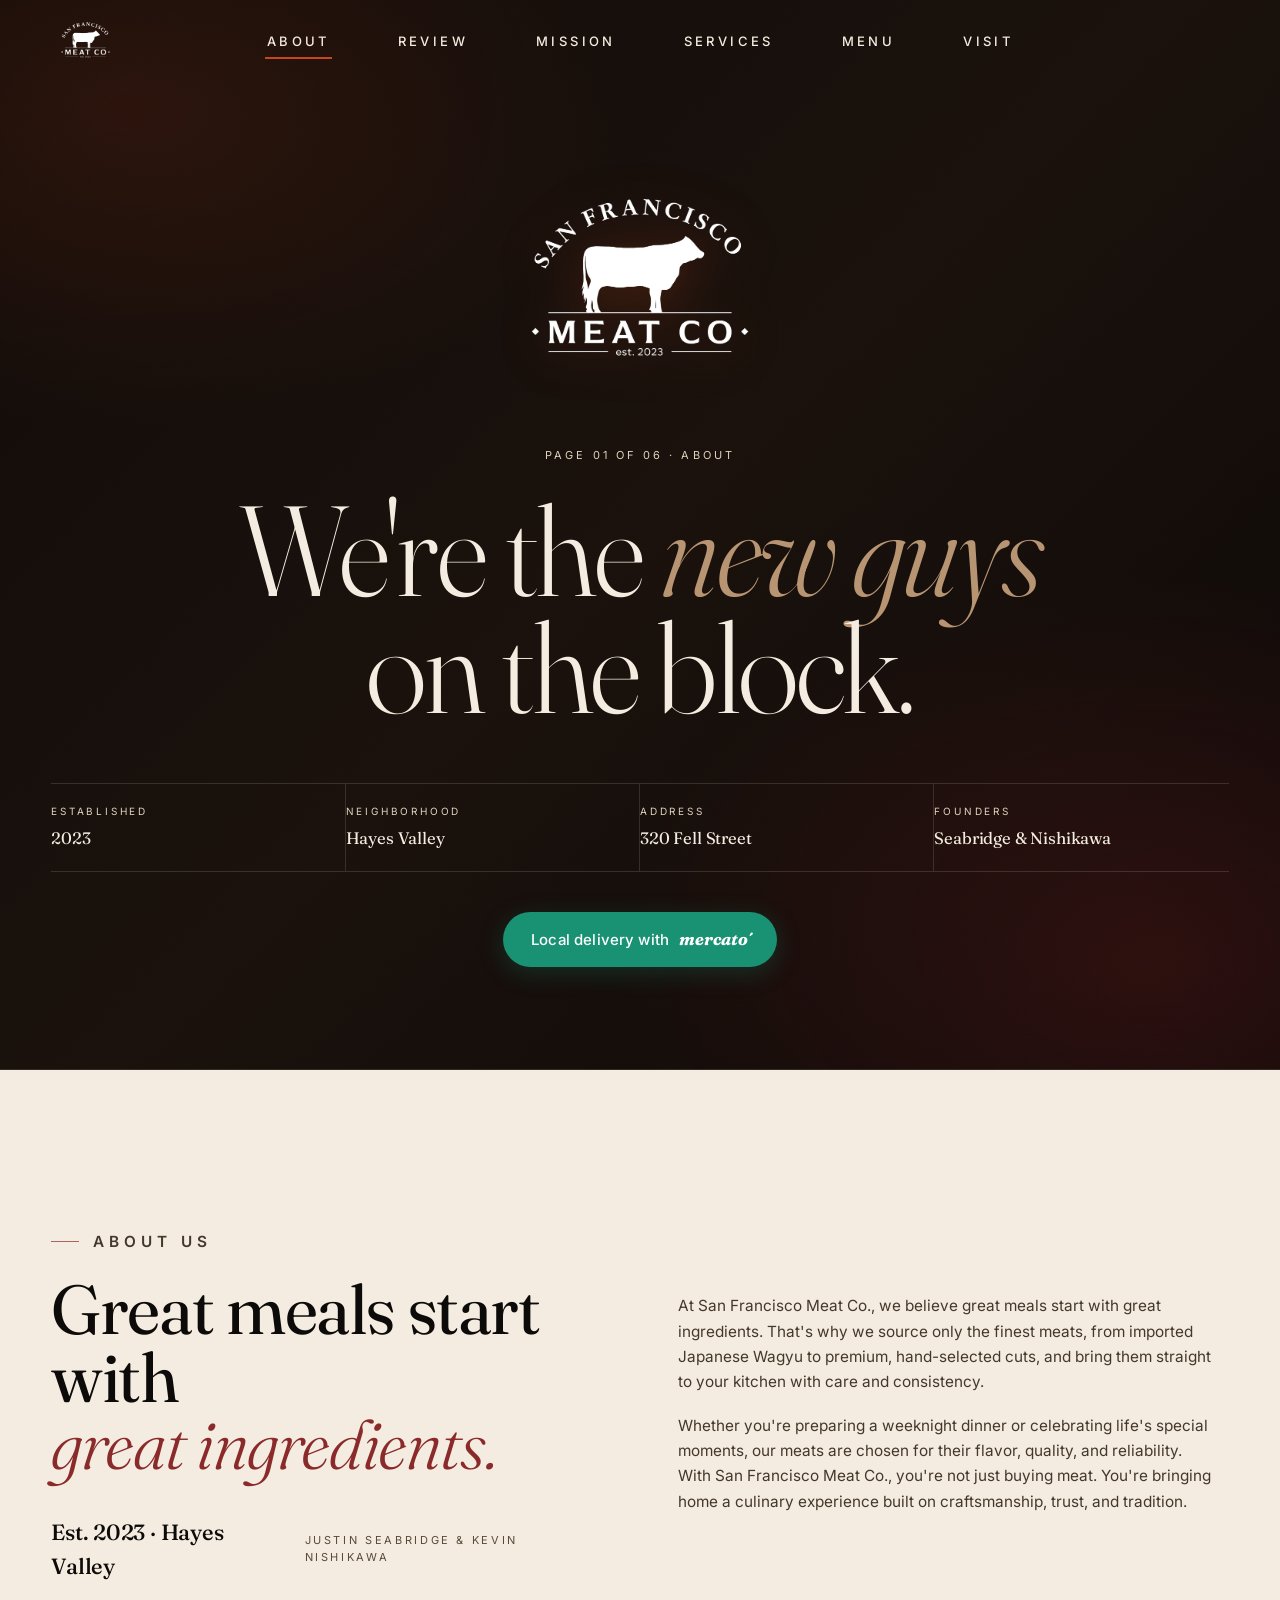
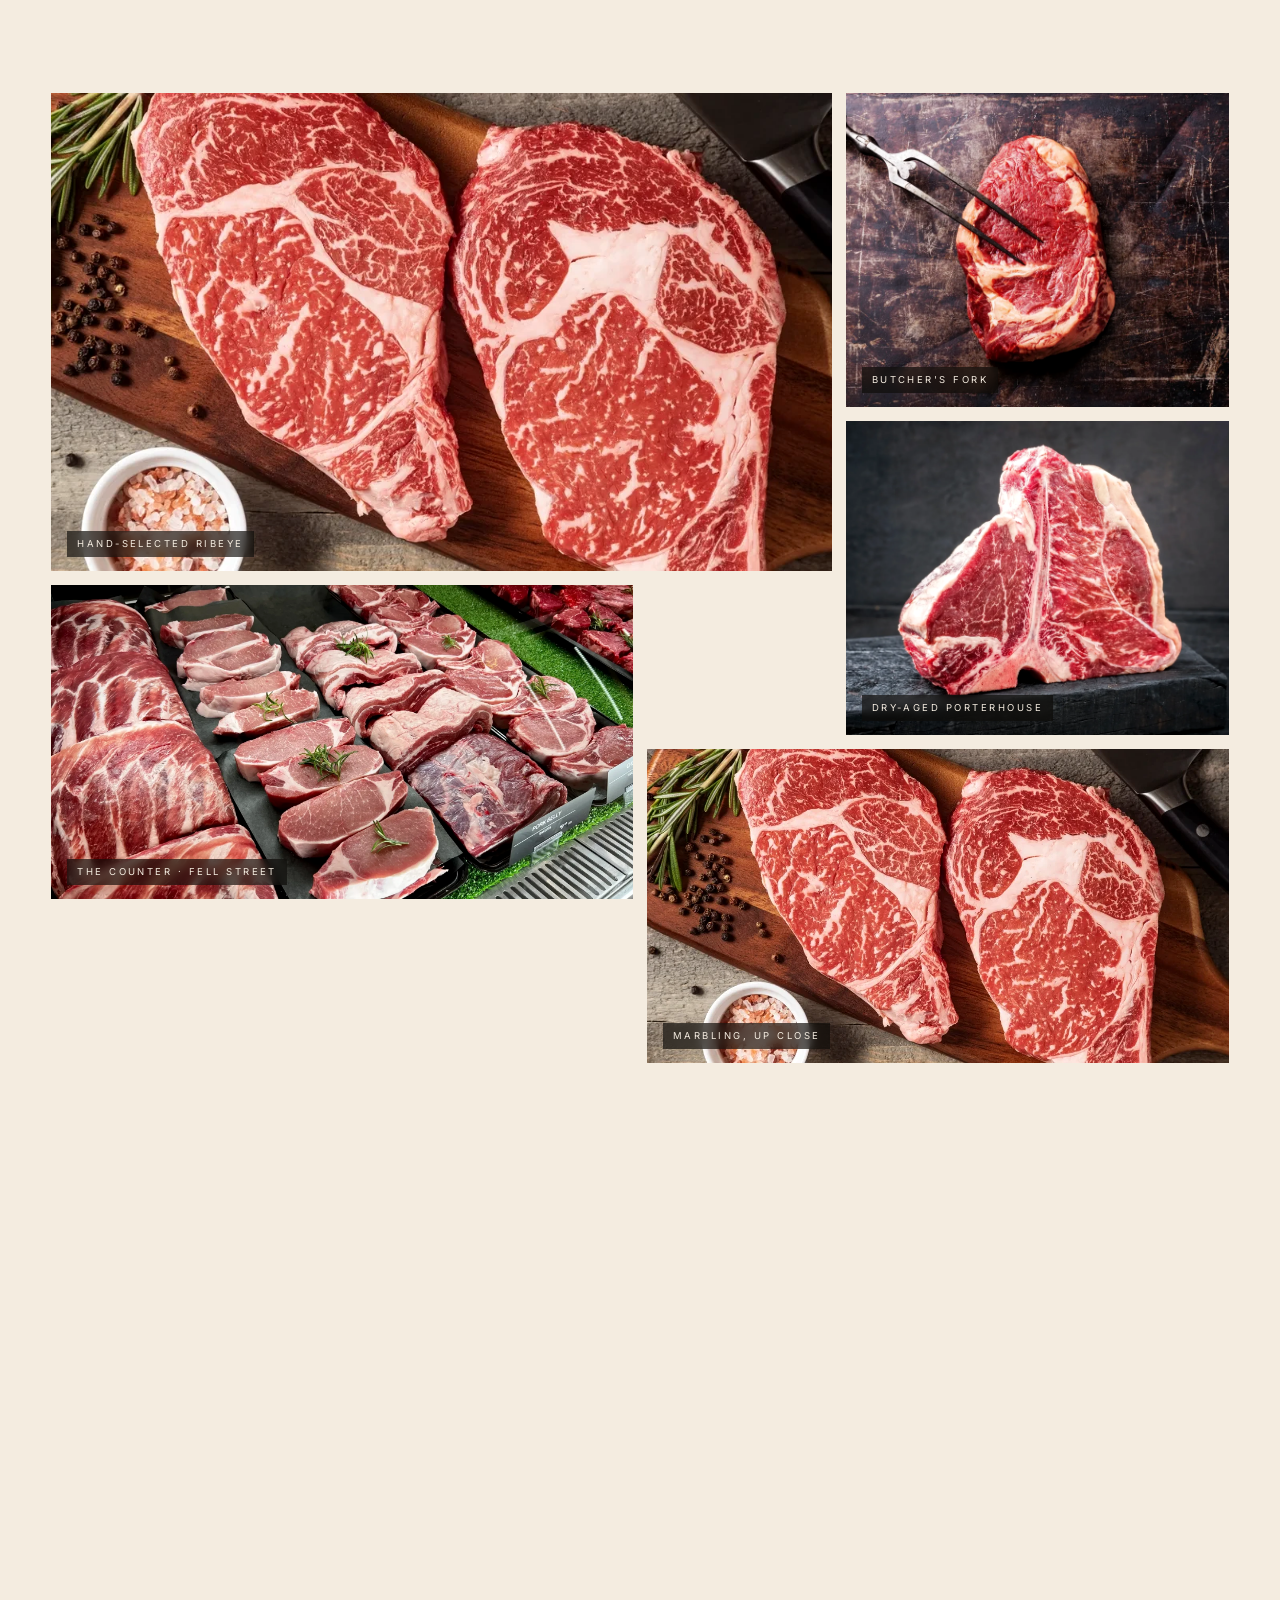
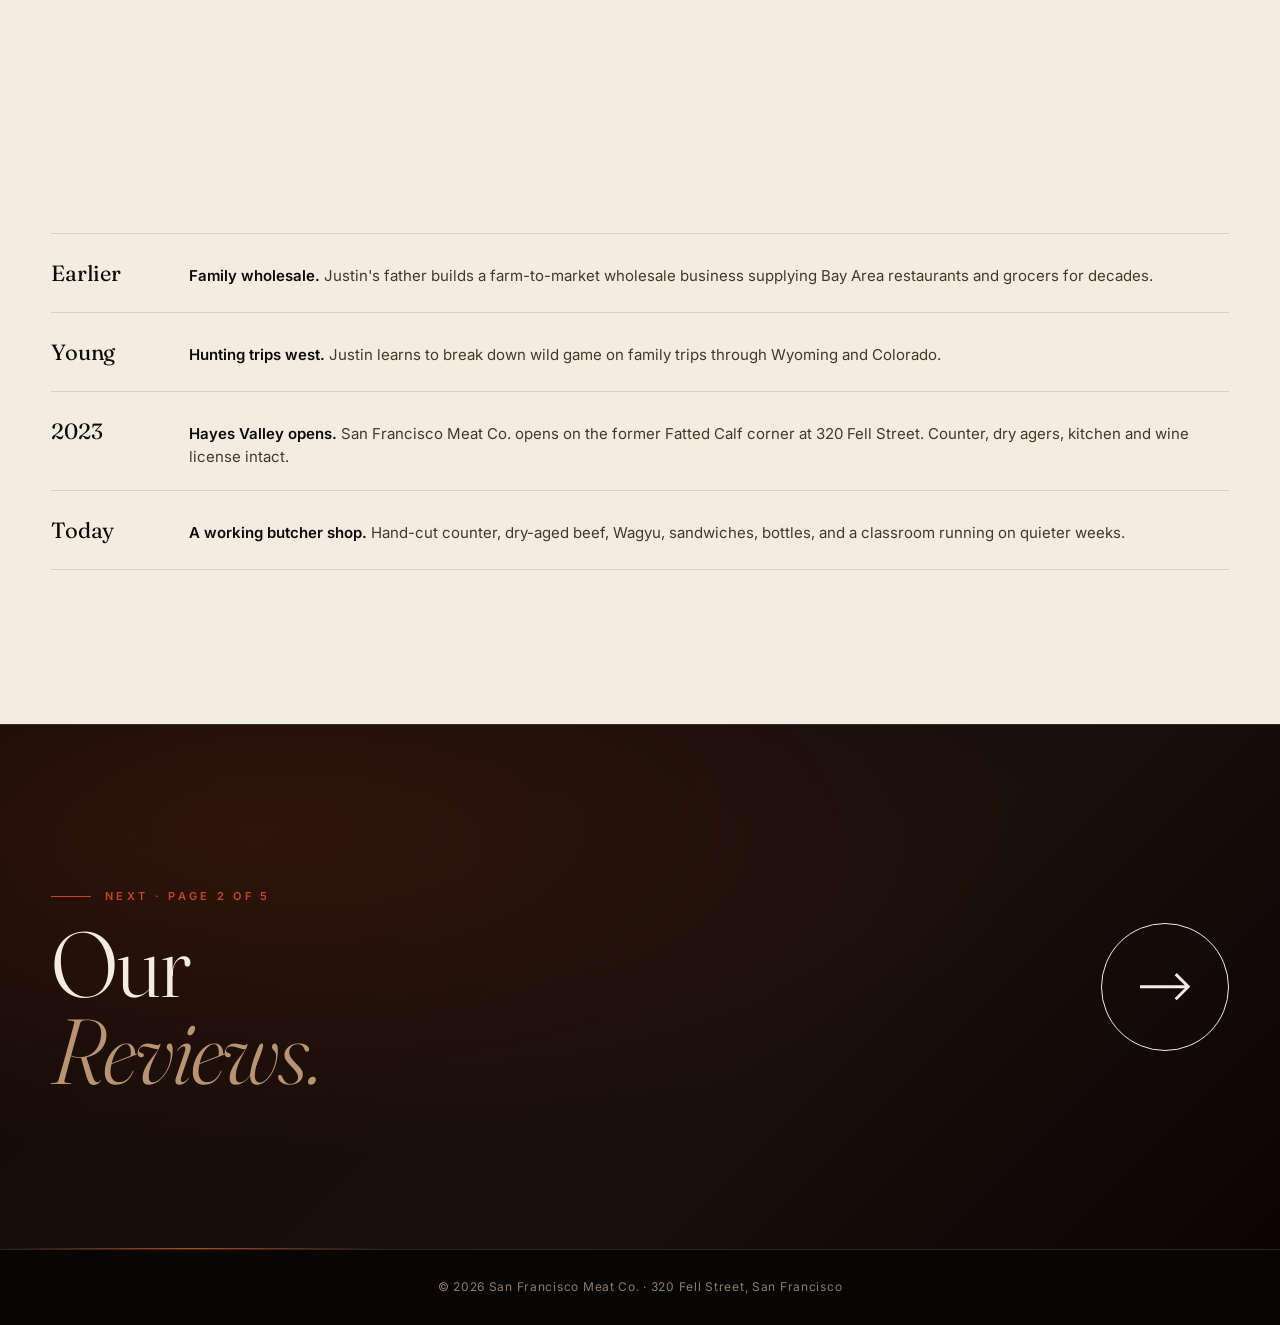
<file: index.html>
<!doctype html>
<html lang="en">
<head>
<meta charset="utf-8"/>
<meta name="viewport" content="width=device-width,initial-scale=1,viewport-fit=cover"/>
<meta name="theme-color" content="#0d0b09"/>
<title>About — San Francisco Meat Co.</title>
<meta name="description" content="A family-run Hayes Valley butcher shop at 320 Fell Street — dry-aged beef, Wagyu, sandwiches, and butchery classes."/>
<link rel="canonical" href="https://sfmeatco.com/"/>
<meta property="og:type" content="website"/>
<meta property="og:title" content="About — San Francisco Meat Co."/>
<meta property="og:description" content="A family-run Hayes Valley butcher shop at 320 Fell Street — dry-aged beef, Wagyu, sandwiches, and butchery classes."/>
<meta property="og:site_name" content="San Francisco Meat Co."/>
<link rel="preconnect" href="https://fonts.googleapis.com" crossorigin/>
<link rel="preconnect" href="https://fonts.gstatic.com" crossorigin/>
<link href="https://fonts.googleapis.com/css2?family=Fraunces:ital,opsz,wght@0,9..144,300;0,9..144,400;0,9..144,500;0,9..144,600;0,9..144,700;0,9..144,800;1,9..144,400&family=Inter:wght@300;400;500;600;700&display=swap" rel="stylesheet"/>
<link rel="stylesheet" href="styles.css"/>
</head>
<body>
<header class="nav" id="nav">
  <a class="brand" href="index.html" aria-label="San Francisco Meat Co. — home">
    <img class="brand-logo" src="assets/logo.png" alt="San Francisco Meat Co." width="140" height="88"/>
  </a>
  <nav class="nav-links" aria-label="Primary">
    <a href="index.html"    data-page="index.html">About</a>
    <a href="review.html"   data-page="review.html">Review</a>
    <a href="mission.html"  data-page="mission.html">Mission</a>
    <a href="services.html" data-page="services.html">Services</a>
    <a href="menu.html"     data-page="menu.html">Menu</a>
    <a href="visit.html"    data-page="visit.html">Visit</a>
  </nav>
  <button class="menu-btn" aria-label="Toggle menu" aria-expanded="false" id="menuBtn">
    <span></span><span></span><span></span>
  </button>
</header>

<aside class="mobile-sheet" aria-hidden="true">
  <nav aria-label="Mobile">
    <a href="index.html"    data-page="index.html">About</a>
    <a href="review.html"   data-page="review.html">Review</a>
    <a href="mission.html"  data-page="mission.html">Mission</a>
    <a href="services.html" data-page="services.html">Services</a>
    <a href="menu.html"     data-page="menu.html">Menu</a>
    <a href="visit.html"    data-page="visit.html">Visit</a>
  </nav>
  <div class="meta">
    Hayes Valley · San Francisco
    <a href="tel:+14155292349">(415) 529-2349</a>
    <a href="https://maps.google.com/?q=320+Fell+Street+San+Francisco" target="_blank" rel="noreferrer">320 Fell Street, SF 94102</a>
  </div>
</aside>
<main>
<section class="page-hero page-hero--about">
  <div class="wrap">
    <div class="hero-crest reveal">
      <img src="assets/logo.png" alt="San Francisco Meat Co. — Est. 2023" width="320" height="200"/>
    </div>
    <p class="page-crumb">Page 01 of 06 · About</p>
    <h1>We're the <em>new guys</em><br/>on the block.</h1>
    <div class="page-meta">
      <div><small>Established</small><strong>2023</strong></div>
      <div><small>Neighborhood</small><strong>Hayes Valley</strong></div>
      <div><small>Address</small><strong>320 Fell Street</strong></div>
      <div><small>Founders</small><strong>Seabridge &amp; Nishikawa</strong></div>
    </div>
    <div class="mercato-wrap">
      <a class="mercato-btn"
         href="https://www.mercato.com/shop/san-francisco-meat-co?utm_source=2651.San_Francisco_Meat_Co.&amp;utm_medium=shopnow"
         target="_blank" rel="noreferrer"
         aria-label="Order local delivery with Mercato (opens in new tab)">
        <span>Local delivery with</span>
        <strong>mercato<span class="dot">&#769;</span></strong>
      </a>
    </div>
  </div>
</section>

<section class="sec story" id="story">
  <div class="wrap">
    <div class="about-intro">
      <div class="reveal">
        <p class="about-eyebrow">About Us</p>
        <h2>Great meals start with<br/><em>great ingredients.</em></h2>
        <div class="signature">
          <strong>Est. 2023 · Hayes Valley</strong>
          <span>Justin Seabridge &amp; Kevin Nishikawa</span>
        </div>
      </div>
      <div class="reveal d1">
        <p>At San Francisco Meat Co., we believe great meals start with great ingredients. That's why we source only the finest meats, from imported Japanese Wagyu to premium, hand-selected cuts, and bring them straight to your kitchen with care and consistency.</p>
        <p>Whether you're preparing a weeknight dinner or celebrating life's special moments, our meats are chosen for their flavor, quality, and reliability. With San Francisco Meat Co., you're not just buying meat. You're bringing home a culinary experience built on craftsmanship, trust, and tradition.</p>
      </div>
    </div>

    <div class="collage reveal">
      <figure class="c1"><img src="assets/4.webp" alt="Two marbled ribeye steaks on a wooden board" loading="lazy"/><span class="cap">Hand-Selected Ribeye</span></figure>
      <figure class="c2"><img src="assets/5.webp" alt="Raw ribeye with an aged carving fork" loading="lazy"/><span class="cap">Butcher's Fork</span></figure>
      <figure class="c3"><img src="assets/7.webp" alt="Dry-aged porterhouse" loading="lazy"/><span class="cap">Dry-Aged Porterhouse</span></figure>
      <figure class="c4"><img src="assets/6.webp" alt="Butcher case" loading="lazy"/><span class="cap">The Counter · Fell Street</span></figure>
      <figure class="c5"><img src="assets/4.webp" alt="Marbling, up close" loading="lazy" style="object-position:center 30%"/><span class="cap">Marbling, Up Close</span></figure>
    </div>

    <div class="about-history">
      <div class="copy reveal">
        <p class="about-eyebrow">About Us</p>
        <h2>Our <em>History.</em></h2>
        <p>At San Francisco Meat Co., we're a family-owned butchery proudly serving our community with premium meats and personalized service. Our roots run three generations deep, through Justin Seabridge's father, who built a farm-to-market wholesale business supplying Bay Area restaurants and grocers for decades, and the hunting trips through Wyoming and Colorado where Justin first learned to work a whole animal.</p>
        <p>Whether you're a professional chef or a home cook, we offer the same exceptional care and attention to detail in every cut. From classic favorites to specialty selections, our meats are chosen for superior flavor, tenderness, and quality.</p>
        <p>We believe great meals start with great ingredients, and we're here to make sure every meal you prepare is nothing short of delicious.</p>
      </div>
      <figure class="pic reveal d1">
        <img src="assets/5.webp" alt="Hand-selected raw ribeye with vintage carving fork" loading="lazy"/>
        <span class="cap">Hand-Cut · In-House</span>
      </figure>
    </div>

    <div class="timeline reveal" aria-label="Company timeline">
      <div class="tr"><div class="yr">Earlier</div><div class="tx"><strong>Family wholesale.</strong> Justin's father builds a farm-to-market wholesale business supplying Bay Area restaurants and grocers for decades.</div></div>
      <div class="tr"><div class="yr">Young</div><div class="tx"><strong>Hunting trips west.</strong> Justin learns to break down wild game on family trips through Wyoming and Colorado.</div></div>
      <div class="tr"><div class="yr">2023</div><div class="tx"><strong>Hayes Valley opens.</strong> San Francisco Meat Co. opens on the former Fatted Calf corner at 320 Fell Street. Counter, dry agers, kitchen and wine license intact.</div></div>
      <div class="tr"><div class="yr">Today</div><div class="tx"><strong>A working butcher shop.</strong> Hand-cut counter, dry-aged beef, Wagyu, sandwiches, bottles, and a classroom running on quieter weeks.</div></div>
    </div>
  </div>
</section>

<a class="next-page" href="review.html" aria-label="Next: Reviews">
  <div class="wrap next-page-inner">
    <div>
      <span class="np-eyebrow">Next · Page 2 of 5</span>
      <h2 style="margin-top:16px">Our<br/><em>Reviews.</em></h2>
    </div>
    <div></div>
    <span class="np-arrow" aria-hidden="true"><svg viewBox="0 0 24 14" fill="none" aria-hidden="true"><path d="M0 7h22M17 1l6 6-6 6" stroke="currentColor" stroke-width="1.4" fill="none"/></svg></span>
  </div>
</a>
</main>
<footer class="footer-mini">
  <div class="wrap">
    <div>© <span id="yr">2026</span> San Francisco Meat Co. · 320 Fell Street, San Francisco</div>
  </div>
</footer>
<script src="script.js" defer></script>
</body>
</html>
</file>
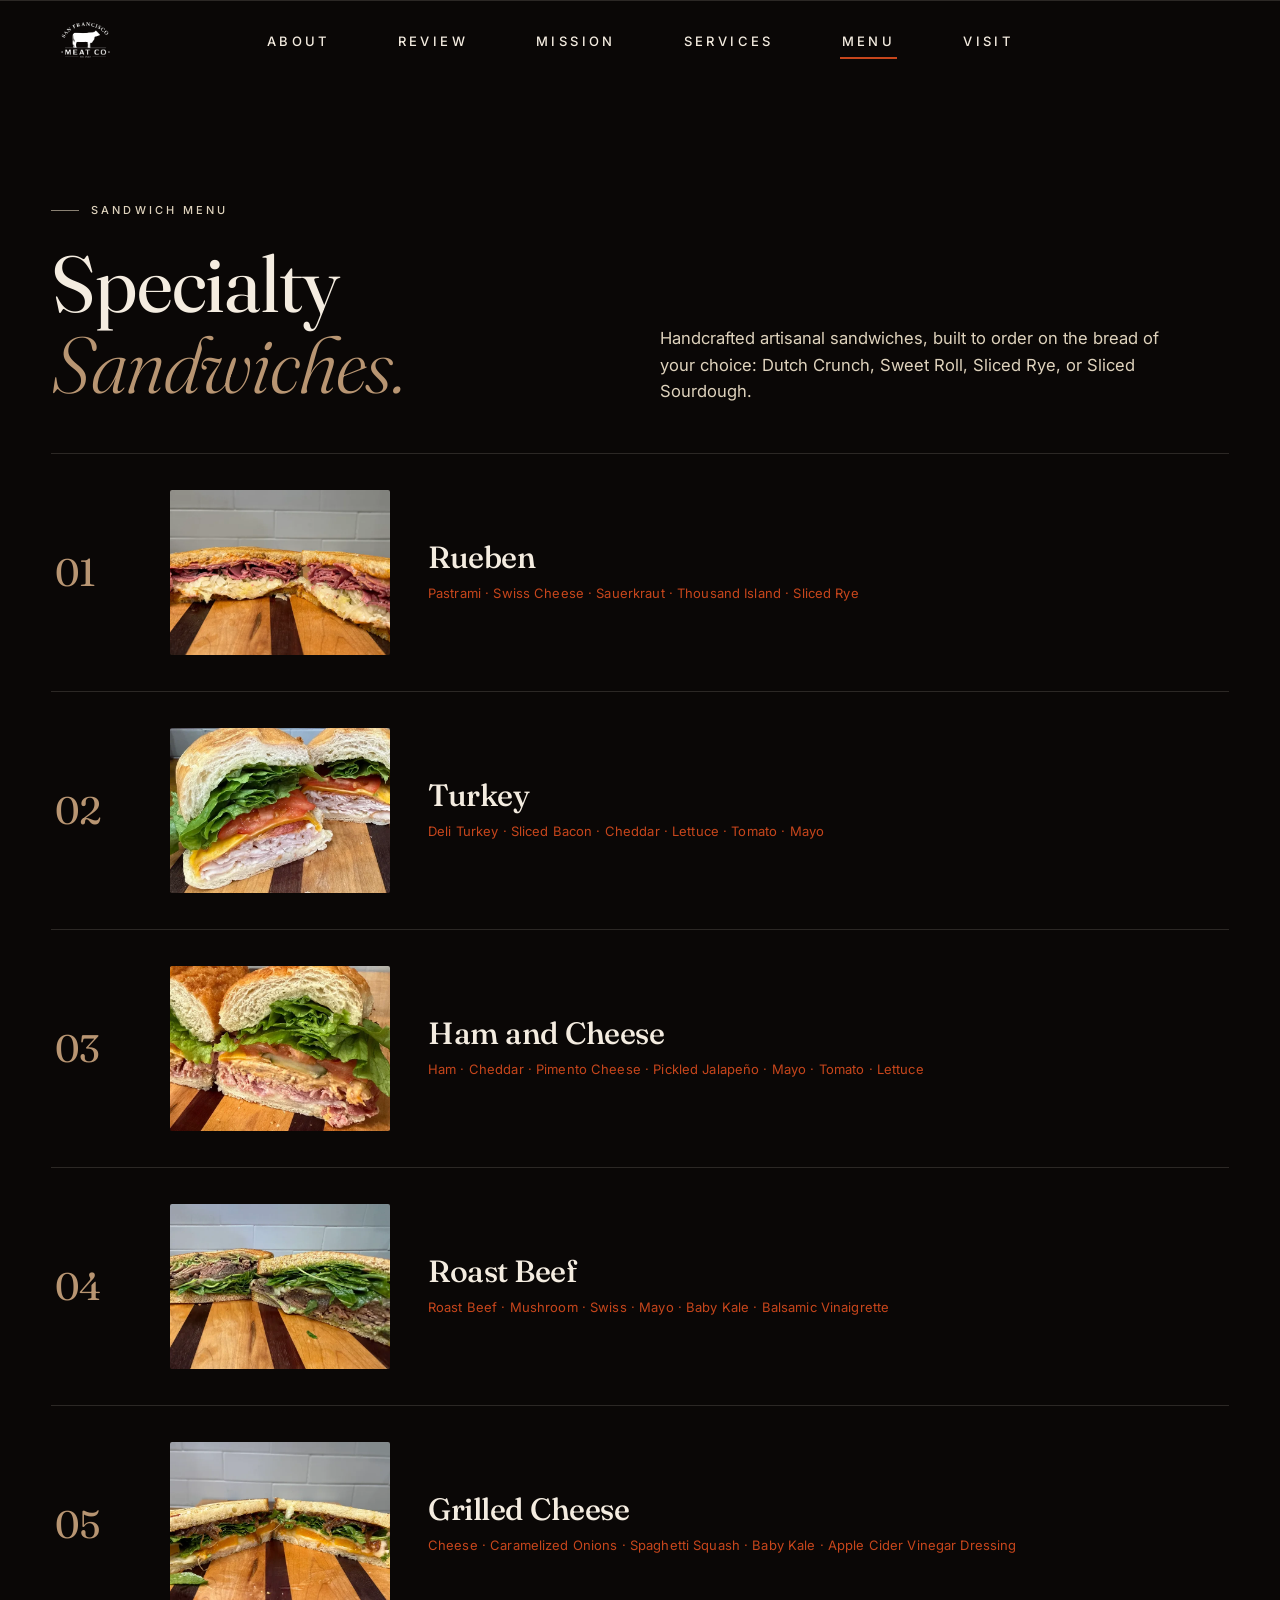
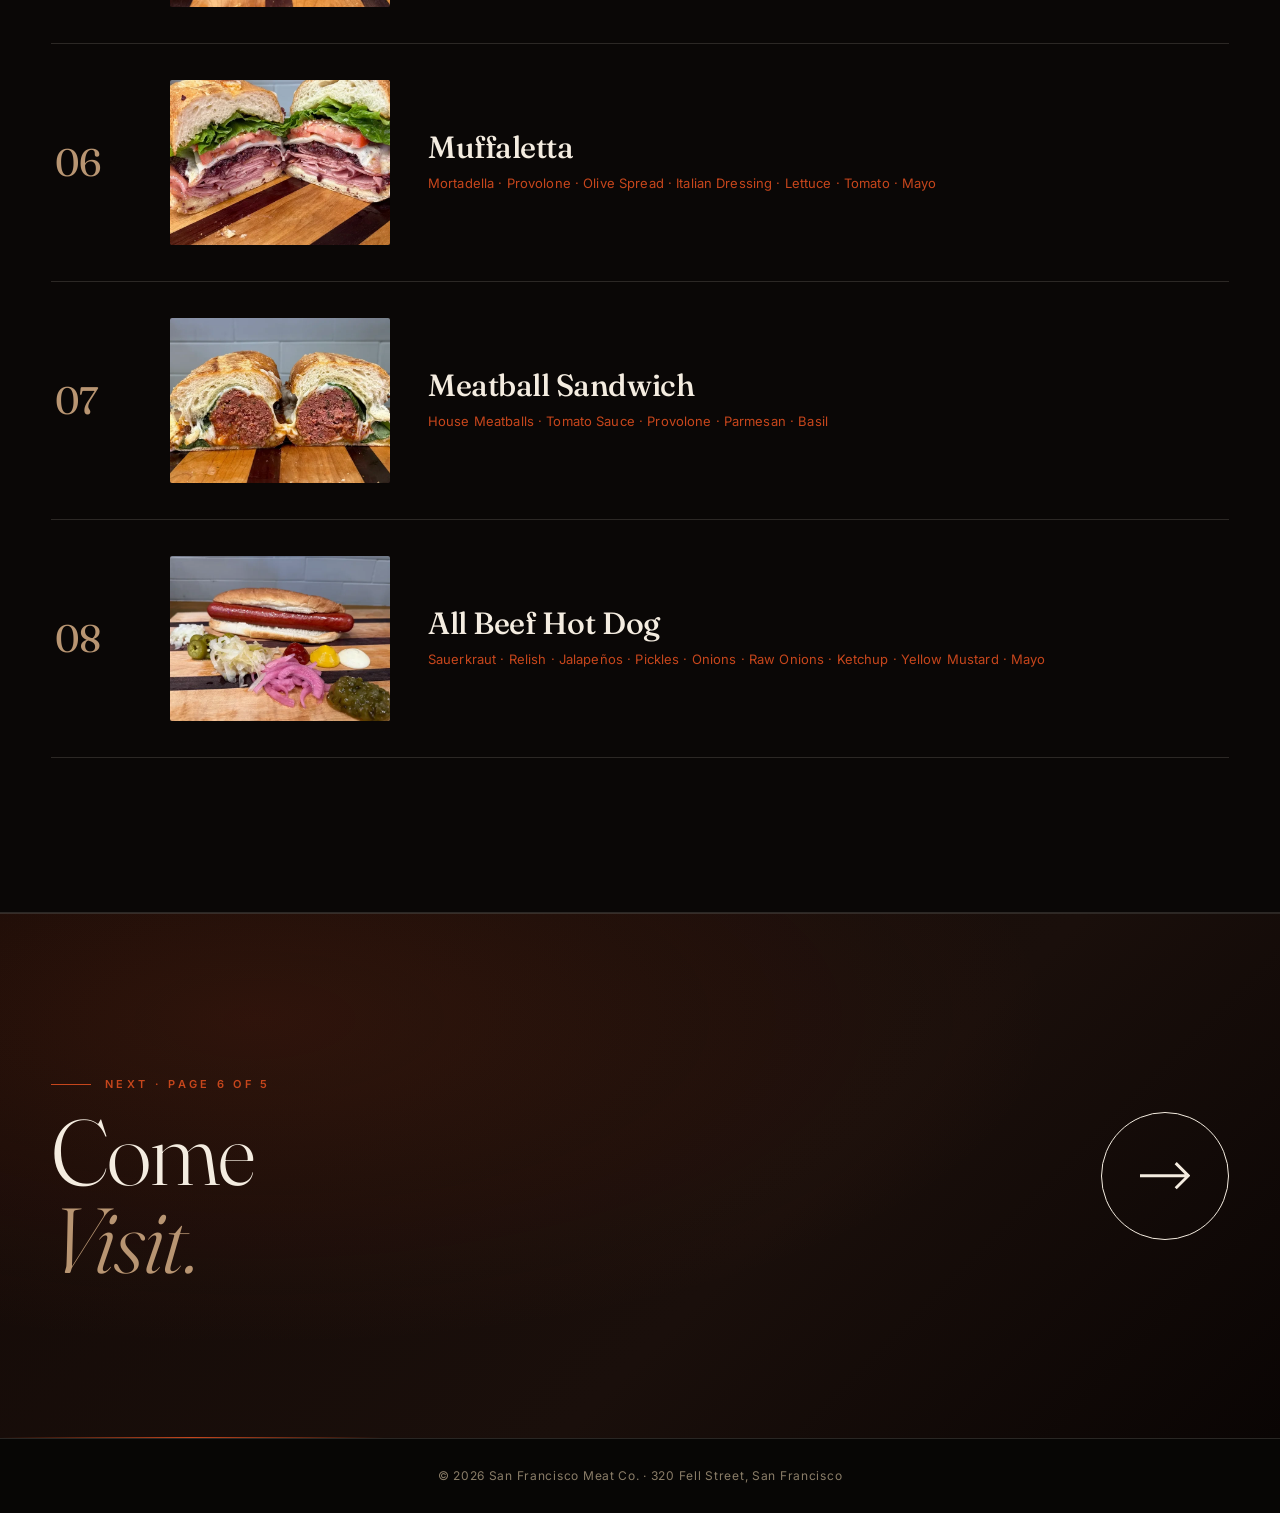
<file: menu.html>
<!doctype html>
<html lang="en">
<head>
<meta charset="utf-8"/>
<meta name="viewport" content="width=device-width,initial-scale=1,viewport-fit=cover"/>
<meta name="theme-color" content="#0d0b09"/>
<title>Menu — San Francisco Meat Co.</title>
<meta name="description" content="Dry-aged Angus, Japanese and domestic Wagyu, pork, lamb, poultry and sandwiches at the Hayes Valley counter."/>
<link rel="canonical" href="https://sfmeatco.com/menu.html"/>
<meta property="og:type" content="website"/>
<meta property="og:title" content="Menu — San Francisco Meat Co."/>
<meta property="og:description" content="Dry-aged Angus, Japanese and domestic Wagyu, pork, lamb, poultry and sandwiches at the Hayes Valley counter."/>
<meta property="og:site_name" content="San Francisco Meat Co."/>
<link rel="preconnect" href="https://fonts.googleapis.com" crossorigin/>
<link rel="preconnect" href="https://fonts.gstatic.com" crossorigin/>
<link href="https://fonts.googleapis.com/css2?family=Fraunces:ital,opsz,wght@0,9..144,300;0,9..144,400;0,9..144,500;0,9..144,600;0,9..144,700;0,9..144,800;1,9..144,400&family=Inter:wght@300;400;500;600;700&display=swap" rel="stylesheet"/>
<link rel="stylesheet" href="styles.css"/>
</head>
<body>
<header class="nav" id="nav">
  <a class="brand" href="index.html" aria-label="San Francisco Meat Co. — home">
    <img class="brand-logo" src="assets/logo.png" alt="San Francisco Meat Co." width="140" height="88"/>
  </a>
  <nav class="nav-links" aria-label="Primary">
    <a href="index.html"    data-page="index.html">About</a>
    <a href="review.html"   data-page="review.html">Review</a>
    <a href="mission.html"  data-page="mission.html">Mission</a>
    <a href="services.html" data-page="services.html">Services</a>
    <a href="menu.html"     data-page="menu.html">Menu</a>
    <a href="visit.html"    data-page="visit.html">Visit</a>
  </nav>
  <button class="menu-btn" aria-label="Toggle menu" aria-expanded="false" id="menuBtn">
    <span></span><span></span><span></span>
  </button>
</header>

<aside class="mobile-sheet" aria-hidden="true">
  <nav aria-label="Mobile">
    <a href="index.html"    data-page="index.html">About</a>
    <a href="review.html"   data-page="review.html">Review</a>
    <a href="mission.html"  data-page="mission.html">Mission</a>
    <a href="services.html" data-page="services.html">Services</a>
    <a href="menu.html"     data-page="menu.html">Menu</a>
    <a href="visit.html"    data-page="visit.html">Visit</a>
  </nav>
  <div class="meta">
    Hayes Valley · San Francisco
    <a href="tel:+14155292349">(415) 529-2349</a>
    <a href="https://maps.google.com/?q=320+Fell+Street+San+Francisco" target="_blank" rel="noreferrer">320 Fell Street, SF 94102</a>
  </div>
</aside>
<main>
<section class="sec sec-dark sandwich-menu" style="padding-top:clamp(140px, 15vw, 200px)">
  <div class="wrap">
    <div class="section-head reveal" style="margin-bottom:48px">
      <div>
        <p class="eyebrow" style="margin-bottom:24px">Sandwich Menu</p>
        <h2>Specialty<br/><span style="font-style:italic;color:var(--tan);font-weight:300">Sandwiches.</span></h2>
      </div>
      <p class="lead" style="color:var(--bone)">
        Handcrafted artisanal sandwiches, built to order on the bread of your choice:
        Dutch Crunch, Sweet Roll, Sliced Rye, or Sliced Sourdough.
      </p>
    </div>

    <div class="sw-list">

      <!-- 01 -->
      <article class="sw-row reveal">
        <span class="sw-num">01</span>
        <div class="sw-img">
          <img src="assets/sw-01-rueben.png" alt="Rueben sandwich with pastrami, Swiss, and sauerkraut on sliced rye" loading="lazy" style="position:absolute;inset:0;width:100%;height:100%;object-fit:cover"/>
        </div>
        <div class="sw-copy">
          <h3>Rueben</h3>
          <p class="ing">Pastrami · Swiss Cheese · Sauerkraut · Thousand Island · Sliced Rye</p>
        </div>
      </article>

      <!-- 02 -->
      <article class="sw-row reveal">
        <span class="sw-num">02</span>
        <div class="sw-img">
          <img src="assets/sw-02-turkey.webp" alt="Turkey sandwich with bacon, cheddar, lettuce and tomato on dutch crunch roll" loading="lazy" style="position:absolute;inset:0;width:100%;height:100%;object-fit:cover"/>
        </div>
        <div class="sw-copy">
          <h3>Turkey</h3>
          <p class="ing">Deli Turkey · Sliced Bacon · Cheddar · Lettuce · Tomato · Mayo</p>
        </div>
      </article>

      <!-- 03 -->
      <article class="sw-row reveal">
        <span class="sw-num">03</span>
        <div class="sw-img">
          <img src="assets/sw-03-ham-cheese.webp" alt="Ham and cheese sandwich with pimento cheese, pickled jalapeño, tomato and lettuce on a soft roll" loading="lazy" style="position:absolute;inset:0;width:100%;height:100%;object-fit:cover"/>
        </div>
        <div class="sw-copy">
          <h3>Ham and Cheese</h3>
          <p class="ing">Ham · Cheddar · Pimento Cheese · Pickled Jalapeño · Mayo · Tomato · Lettuce</p>
        </div>
      </article>

      <!-- 04 -->
      <article class="sw-row reveal">
        <span class="sw-num">04</span>
        <div class="sw-img">
          <img src="assets/sw-04-roast-beef.webp" alt="Roast beef sandwich with mushroom, Swiss, baby kale and balsamic vinaigrette on sliced bread" loading="lazy" style="position:absolute;inset:0;width:100%;height:100%;object-fit:cover"/>
        </div>
        <div class="sw-copy">
          <h3>Roast Beef</h3>
          <p class="ing">Roast Beef · Mushroom · Swiss · Mayo · Baby Kale · Balsamic Vinaigrette</p>
        </div>
      </article>

      <!-- 05 -->
      <article class="sw-row reveal">
        <span class="sw-num">05</span>
        <div class="sw-img">
          <img src="assets/sw-05-grilled-cheese.webp" alt="Grilled cheese with caramelized onions, spaghetti squash and baby kale" loading="lazy" style="position:absolute;inset:0;width:100%;height:100%;object-fit:cover"/>
        </div>
        <div class="sw-copy">
          <h3>Grilled Cheese</h3>
          <p class="ing">Cheese · Caramelized Onions · Spaghetti Squash · Baby Kale · Apple Cider Vinegar Dressing</p>
        </div>
      </article>

      <!-- 06 -->
      <article class="sw-row reveal">
        <span class="sw-num">06</span>
        <div class="sw-img">
          <img src="assets/sw-06-muffaletta.webp" alt="Muffaletta with mortadella, provolone, olive spread, tomato and lettuce on a rustic roll" loading="lazy" style="position:absolute;inset:0;width:100%;height:100%;object-fit:cover"/>
        </div>
        <div class="sw-copy">
          <h3>Muffaletta</h3>
          <p class="ing">Mortadella · Provolone · Olive Spread · Italian Dressing · Lettuce · Tomato · Mayo</p>
        </div>
      </article>

      <!-- 07 -->
      <article class="sw-row reveal">
        <span class="sw-num">07</span>
        <div class="sw-img">
          <img src="assets/sw-07-meatball.webp" alt="Meatball sandwich with house meatballs, tomato sauce, provolone, parmesan and basil on crusty roll" loading="lazy" style="position:absolute;inset:0;width:100%;height:100%;object-fit:cover"/>
        </div>
        <div class="sw-copy">
          <h3>Meatball Sandwich</h3>
          <p class="ing">House Meatballs · Tomato Sauce · Provolone · Parmesan · Basil</p>
        </div>
      </article>

      <!-- 08 -->
      <article class="sw-row reveal">
        <span class="sw-num">08</span>
        <div class="sw-img">
          <img src="assets/sw-08-hot-dog.webp" alt="All-beef hot dog with sauerkraut, relish, jalapeños, pickles, pickled onions, ketchup, mustard and mayo on the side" loading="lazy" style="position:absolute;inset:0;width:100%;height:100%;object-fit:cover"/>
        </div>
        <div class="sw-copy">
          <h3>All Beef Hot Dog</h3>
          <p class="ing">Sauerkraut · Relish · Jalapeños · Pickles · Onions · Raw Onions · Ketchup · Yellow Mustard · Mayo</p>
        </div>
      </article>

    </div>
  </div>
</section>

<a class="next-page" href="visit.html" aria-label="Next: Visit">
  <div class="wrap next-page-inner">
    <div>
      <span class="np-eyebrow">Next · Page 6 of 5</span>
      <h2 style="margin-top:16px">Come<br/><em>Visit.</em></h2>
    </div>
    <div></div>
    <span class="np-arrow" aria-hidden="true"><svg viewBox="0 0 24 14" fill="none" aria-hidden="true"><path d="M0 7h22M17 1l6 6-6 6" stroke="currentColor" stroke-width="1.4" fill="none"/></svg></span>
  </div>
</a>
</main>
<footer class="footer-mini">
  <div class="wrap">
    <div>© <span id="yr">2026</span> San Francisco Meat Co. · 320 Fell Street, San Francisco</div>
  </div>
</footer>
<script src="script.js" defer></script>
</body>
</html>
</file>
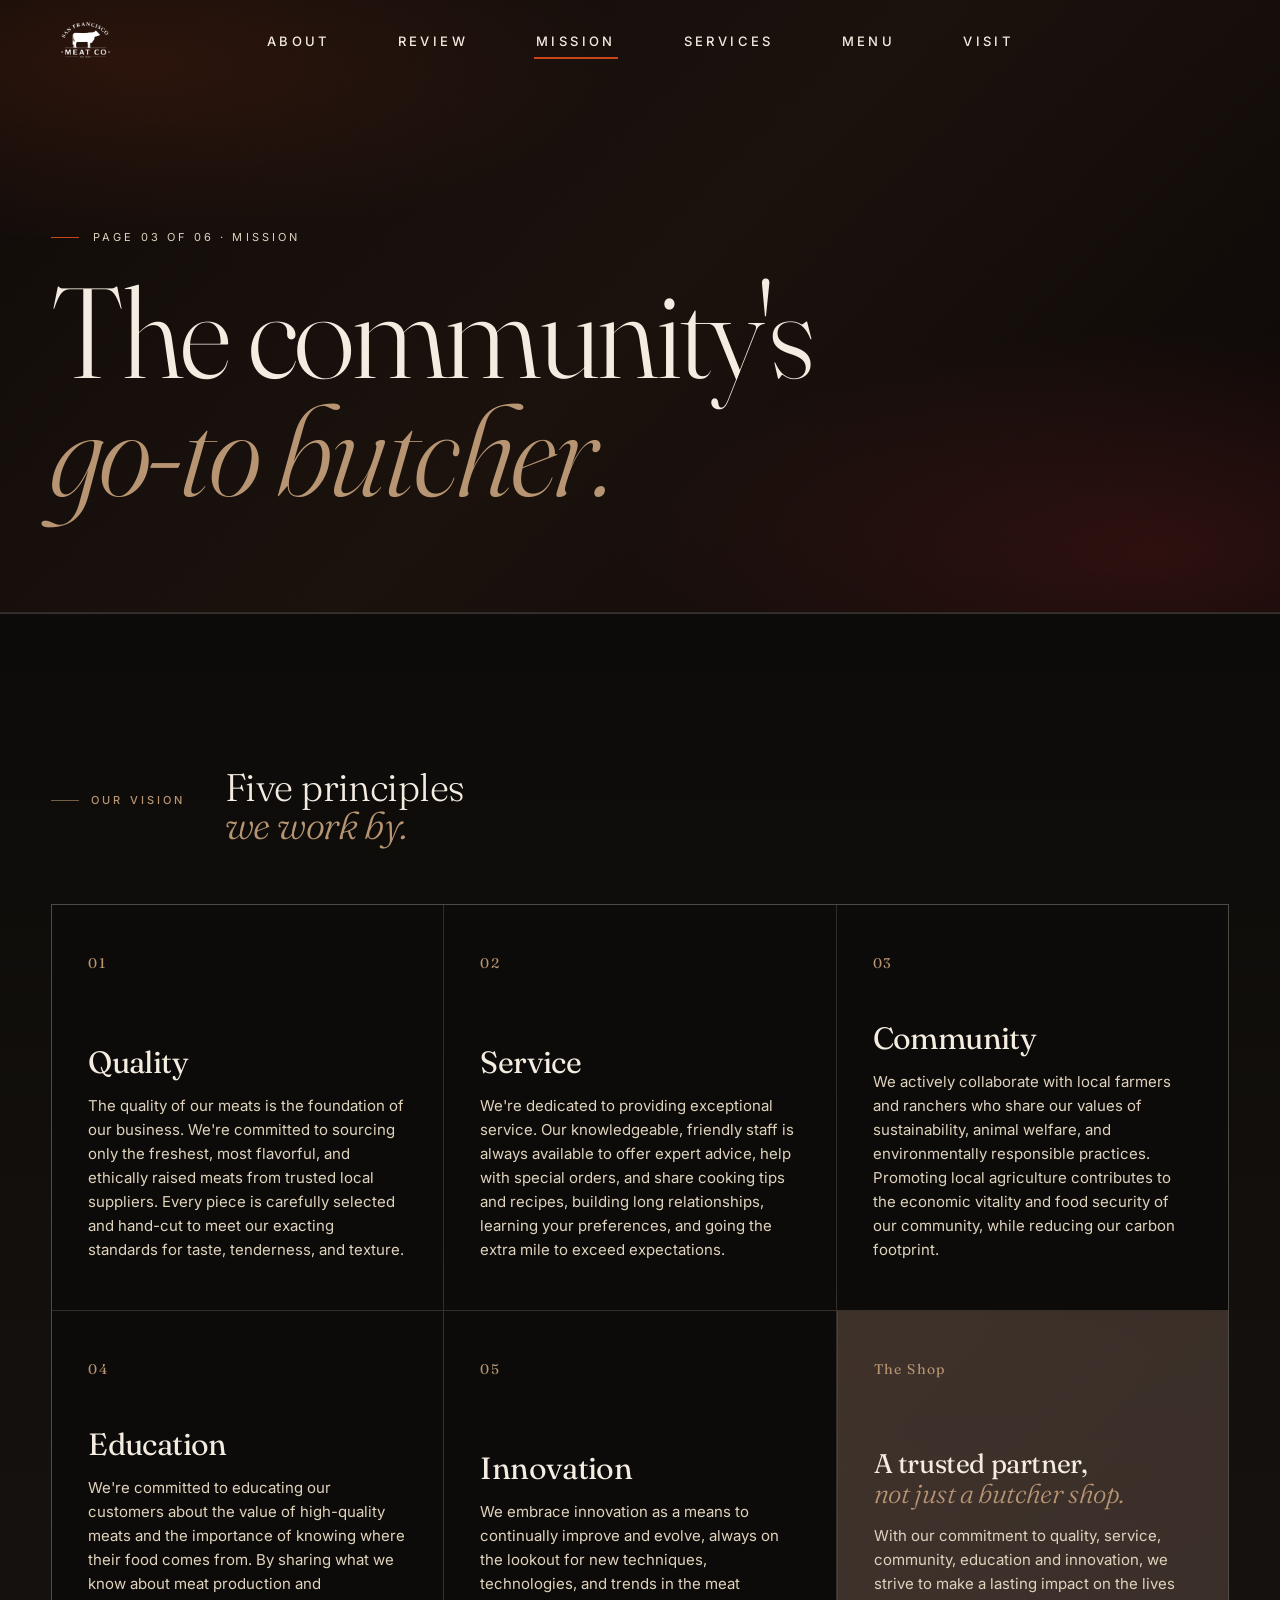
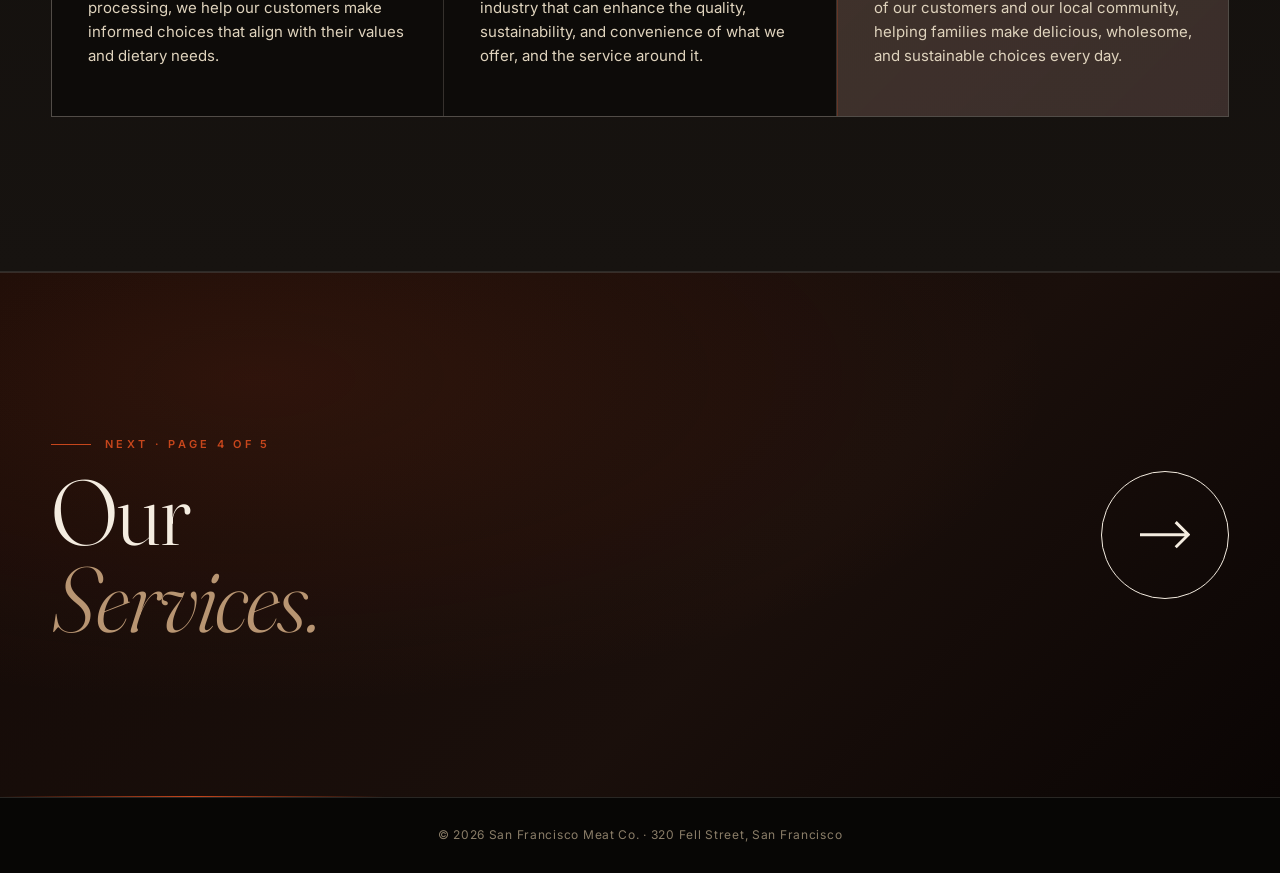
<file: mission.html>
<!doctype html>
<html lang="en">
<head>
<meta charset="utf-8"/>
<meta name="viewport" content="width=device-width,initial-scale=1,viewport-fit=cover"/>
<meta name="theme-color" content="#0d0b09"/>
<title>Mission — San Francisco Meat Co.</title>
<meta name="description" content="Our vision: become the community's go-to destination for high-quality meats and exceptional service."/>
<link rel="canonical" href="https://sfmeatco.com/mission.html"/>
<meta property="og:type" content="website"/>
<meta property="og:title" content="Mission — San Francisco Meat Co."/>
<meta property="og:description" content="Our vision: become the community's go-to destination for high-quality meats and exceptional service."/>
<meta property="og:site_name" content="San Francisco Meat Co."/>
<link rel="preconnect" href="https://fonts.googleapis.com" crossorigin/>
<link rel="preconnect" href="https://fonts.gstatic.com" crossorigin/>
<link href="https://fonts.googleapis.com/css2?family=Fraunces:ital,opsz,wght@0,9..144,300;0,9..144,400;0,9..144,500;0,9..144,600;0,9..144,700;0,9..144,800;1,9..144,400&family=Inter:wght@300;400;500;600;700&display=swap" rel="stylesheet"/>
<link rel="stylesheet" href="styles.css"/>
</head>
<body>
<header class="nav" id="nav">
  <a class="brand" href="index.html" aria-label="San Francisco Meat Co. — home">
    <img class="brand-logo" src="assets/logo.png" alt="San Francisco Meat Co." width="140" height="88"/>
  </a>
  <nav class="nav-links" aria-label="Primary">
    <a href="index.html"    data-page="index.html">About</a>
    <a href="review.html"   data-page="review.html">Review</a>
    <a href="mission.html"  data-page="mission.html">Mission</a>
    <a href="services.html" data-page="services.html">Services</a>
    <a href="menu.html"     data-page="menu.html">Menu</a>
    <a href="visit.html"    data-page="visit.html">Visit</a>
  </nav>
  <button class="menu-btn" aria-label="Toggle menu" aria-expanded="false" id="menuBtn">
    <span></span><span></span><span></span>
  </button>
</header>

<aside class="mobile-sheet" aria-hidden="true">
  <nav aria-label="Mobile">
    <a href="index.html"    data-page="index.html">About</a>
    <a href="review.html"   data-page="review.html">Review</a>
    <a href="mission.html"  data-page="mission.html">Mission</a>
    <a href="services.html" data-page="services.html">Services</a>
    <a href="menu.html"     data-page="menu.html">Menu</a>
    <a href="visit.html"    data-page="visit.html">Visit</a>
  </nav>
  <div class="meta">
    Hayes Valley · San Francisco
    <a href="tel:+14155292349">(415) 529-2349</a>
    <a href="https://maps.google.com/?q=320+Fell+Street+San+Francisco" target="_blank" rel="noreferrer">320 Fell Street, SF 94102</a>
  </div>
</aside>
<main>
<section class="page-hero">
  <div class="wrap">
    <p class="page-crumb">Page 03 of 06 · Mission</p>
    <h1>The community's<br/><em>go-to butcher.</em></h1>
  </div>
</section>

<section class="sec craft" id="craft">
  <div class="wrap">
    <div class="values-head reveal" style="margin-top:0; border-top:0; padding-top:0">
      <p class="eyebrow" style="color:var(--tan); margin-bottom:18px">Our Vision</p>
      <h3 class="values-title">Five principles<br/><em>we work by.</em></h3>
    </div>

    <div class="grid3 values">
      <div class="cell reveal"><span class="num">01</span><div><h3>Quality</h3><p>The quality of our meats is the foundation of our business. We're committed to sourcing only the freshest, most flavorful, and ethically raised meats from trusted local suppliers. Every piece is carefully selected and hand-cut to meet our exacting standards for taste, tenderness, and texture.</p></div></div>
      <div class="cell reveal d1"><span class="num">02</span><div><h3>Service</h3><p>We're dedicated to providing exceptional service. Our knowledgeable, friendly staff is always available to offer expert advice, help with special orders, and share cooking tips and recipes, building long relationships, learning your preferences, and going the extra mile to exceed expectations.</p></div></div>
      <div class="cell reveal d2"><span class="num">03</span><div><h3>Community</h3><p>We actively collaborate with local farmers and ranchers who share our values of sustainability, animal welfare, and environmentally responsible practices. Promoting local agriculture contributes to the economic vitality and food security of our community, while reducing our carbon footprint.</p></div></div>
      <div class="cell reveal"><span class="num">04</span><div><h3>Education</h3><p>We're committed to educating our customers about the value of high-quality meats and the importance of knowing where their food comes from. By sharing what we know about meat production and processing, we help our customers make informed choices that align with their values and dietary needs.</p></div></div>
      <div class="cell reveal d1"><span class="num">05</span><div><h3>Innovation</h3><p>We embrace innovation as a means to continually improve and evolve, always on the lookout for new techniques, technologies, and trends in the meat industry that can enhance the quality, sustainability, and convenience of what we offer, and the service around it.</p></div></div>
      <div class="cell cell--quote reveal d2"><span class="num">The Shop</span><div><h3 class="q">A trusted partner,<br/><em>not just a butcher shop.</em></h3><p>With our commitment to quality, service, community, education and innovation, we strive to make a lasting impact on the lives of our customers and our local community, helping families make delicious, wholesome, and sustainable choices every day.</p></div></div>
    </div>
  </div>
</section>

<a class="next-page" href="services.html" aria-label="Next: Services">
  <div class="wrap next-page-inner">
    <div>
      <span class="np-eyebrow">Next · Page 4 of 5</span>
      <h2 style="margin-top:16px">Our<br/><em>Services.</em></h2>
    </div>
    <div></div>
    <span class="np-arrow" aria-hidden="true"><svg viewBox="0 0 24 14" fill="none" aria-hidden="true"><path d="M0 7h22M17 1l6 6-6 6" stroke="currentColor" stroke-width="1.4" fill="none"/></svg></span>
  </div>
</a>
</main>
<footer class="footer-mini">
  <div class="wrap">
    <div>© <span id="yr">2026</span> San Francisco Meat Co. · 320 Fell Street, San Francisco</div>
  </div>
</footer>
<script src="script.js" defer></script>
</body>
</html>
</file>
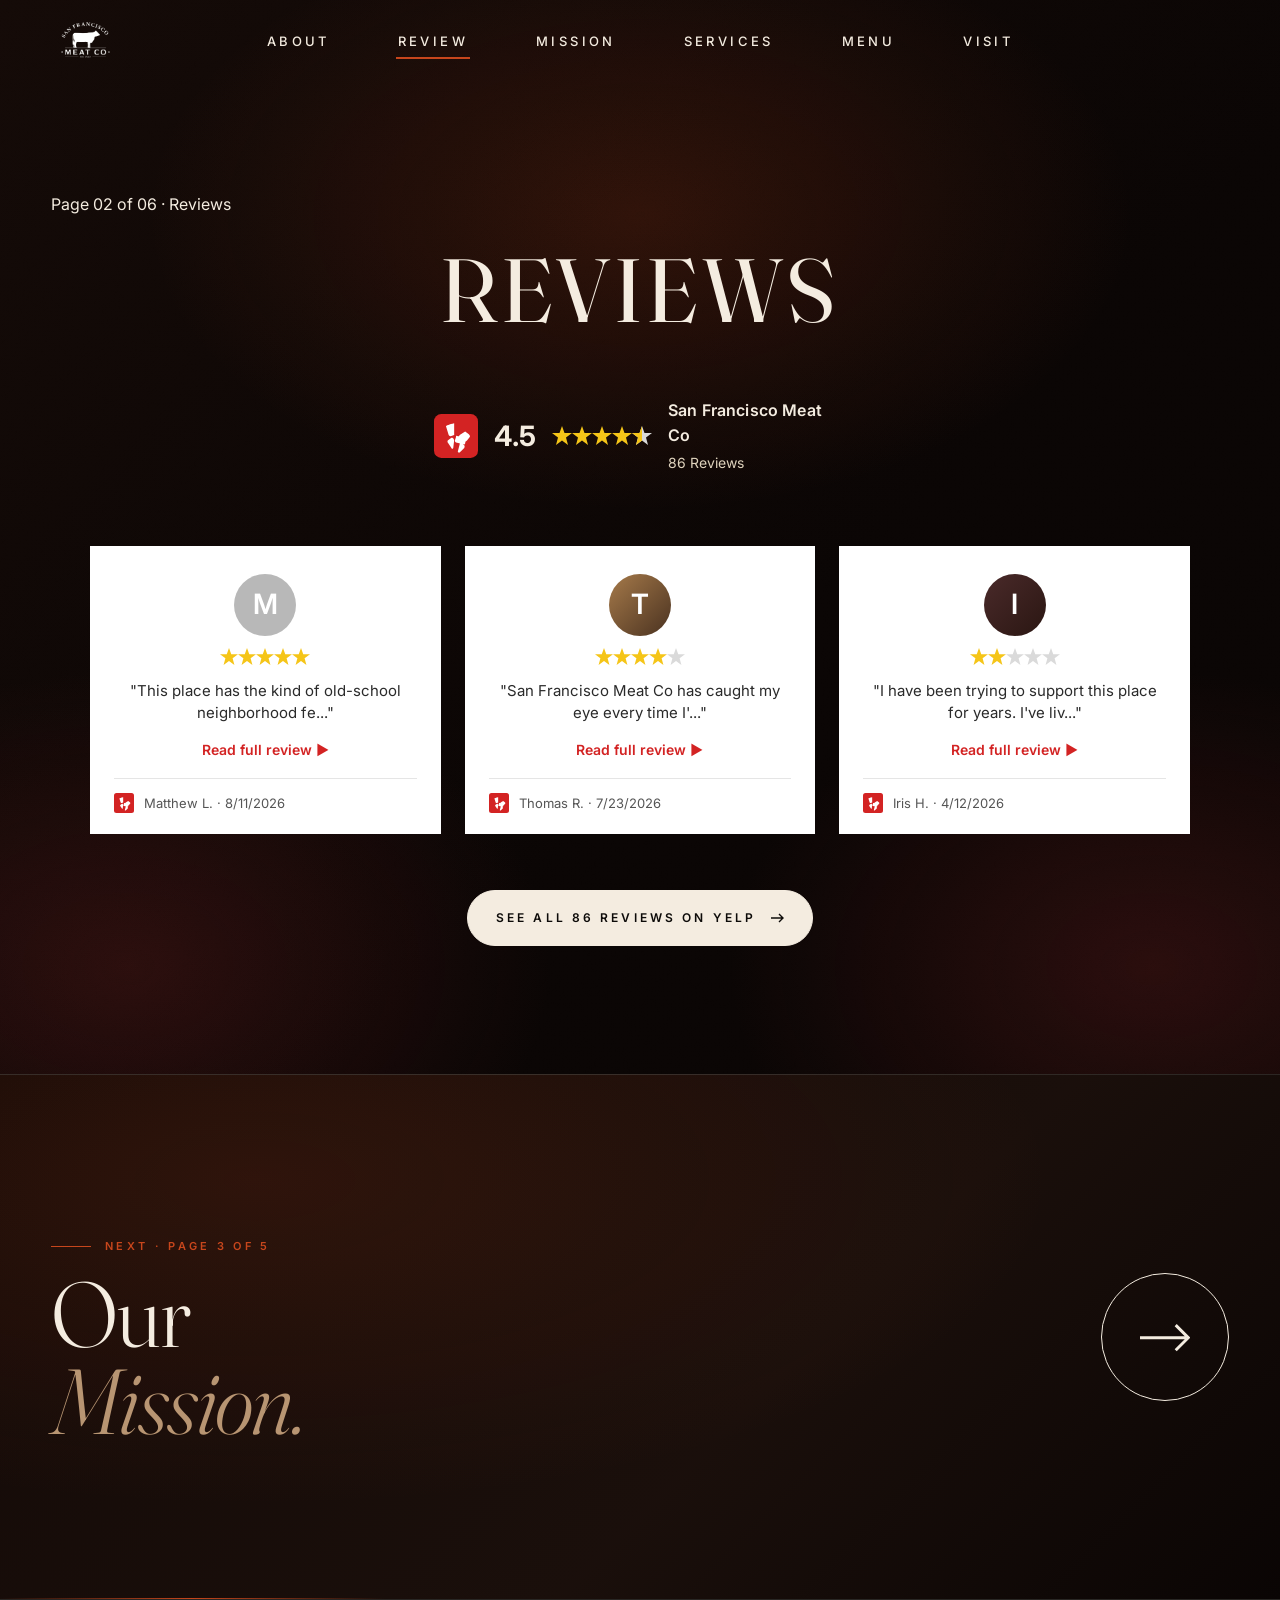
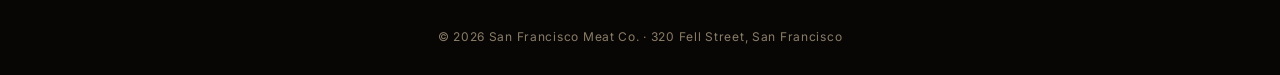
<file: review.html>
<!doctype html>
<html lang="en">
<head>
<meta charset="utf-8"/>
<meta name="viewport" content="width=device-width,initial-scale=1,viewport-fit=cover"/>
<meta name="theme-color" content="#0d0b09"/>
<title>Reviews — San Francisco Meat Co.</title>
<meta name="description" content="4.5 stars from 86 reviews on Yelp. Read what the Hayes Valley neighborhood has to say about San Francisco Meat Co."/>
<link rel="canonical" href="https://sfmeatco.com/review.html"/>
<meta property="og:type" content="website"/>
<meta property="og:title" content="Reviews — San Francisco Meat Co."/>
<meta property="og:description" content="4.5 stars from 86 reviews on Yelp. Read what the Hayes Valley neighborhood has to say about San Francisco Meat Co."/>
<meta property="og:site_name" content="San Francisco Meat Co."/>
<link rel="preconnect" href="https://fonts.googleapis.com" crossorigin/>
<link rel="preconnect" href="https://fonts.gstatic.com" crossorigin/>
<link href="https://fonts.googleapis.com/css2?family=Fraunces:ital,opsz,wght@0,9..144,300;0,9..144,400;0,9..144,500;0,9..144,600;0,9..144,700;0,9..144,800;1,9..144,400&family=Inter:wght@300;400;500;600;700&display=swap" rel="stylesheet"/>
<link rel="stylesheet" href="styles.css"/>
</head>
<body>
<header class="nav" id="nav">
  <a class="brand" href="index.html" aria-label="San Francisco Meat Co. — home">
    <img class="brand-logo" src="assets/logo.png" alt="San Francisco Meat Co." width="140" height="88"/>
  </a>
  <nav class="nav-links" aria-label="Primary">
    <a href="index.html"    data-page="index.html">About</a>
    <a href="review.html"   data-page="review.html">Review</a>
    <a href="mission.html"  data-page="mission.html">Mission</a>
    <a href="services.html" data-page="services.html">Services</a>
    <a href="menu.html"     data-page="menu.html">Menu</a>
    <a href="visit.html"    data-page="visit.html">Visit</a>
  </nav>
  <button class="menu-btn" aria-label="Toggle menu" aria-expanded="false" id="menuBtn">
    <span></span><span></span><span></span>
  </button>
</header>

<aside class="mobile-sheet" aria-hidden="true">
  <nav aria-label="Mobile">
    <a href="index.html"    data-page="index.html">About</a>
    <a href="review.html"   data-page="review.html">Review</a>
    <a href="mission.html"  data-page="mission.html">Mission</a>
    <a href="services.html" data-page="services.html">Services</a>
    <a href="menu.html"     data-page="menu.html">Menu</a>
    <a href="visit.html"    data-page="visit.html">Visit</a>
  </nav>
  <div class="meta">
    Hayes Valley · San Francisco
    <a href="tel:+14155292349">(415) 529-2349</a>
    <a href="https://maps.google.com/?q=320+Fell+Street+San+Francisco" target="_blank" rel="noreferrer">320 Fell Street, SF 94102</a>
  </div>
</aside>
<main>
<section class="reviews-page">
  <div class="reviews-bg" aria-hidden="true"></div>
  <div class="wrap">
    <p class="page-crumb" style="justify-content:center; color:var(--paper); margin-bottom:28px">Page 02 of 06 · Reviews</p>
    <h1 class="reviews-title">Reviews</h1>

    <a class="yelp-summary"
       href="https://www.yelp.com/biz/san-francisco-meat-co-san-francisco-7"
       target="_blank" rel="noreferrer"
       aria-label="See all reviews on Yelp (opens in new tab)">
      <span class="yelp-logo" aria-hidden="true">
        <svg viewBox="0 0 48 48"><rect width="48" height="48" rx="8" fill="#d32323"/><path d="M22 10c-5 1-9 3-9 3l3 10c1 2 3 1 3 1l3-1V10zm2 15l-1 3c-1 2 1 3 1 3l8 2s2 1 2-1l1-5c0-2-2-2-2-2l-8-1s-1-1-1 1zm10-6l-6 4s-1 1 0 2l5 5s1 1 3-1l3-4s1-1-1-3zm-15 7l-3 2c-2 1-1 3-1 3l4 6s1 2 2 0l1-8s0-2-2-3zm9 7l-2 8c0 2 2 1 2 1l5-5c1-2 0-3 0-3l-3-2c-2-1-2 1-2 1z" fill="#fff"/></svg>
      </span>
      <span class="yelp-rating">4.5</span>
      <span class="yelp-stars" aria-label="4.5 out of 5 stars">
        <svg viewBox="0 0 100 20" aria-hidden="true">
          <defs>
            <polygon id="rs" points="10,0 12.5,7 20,7 14,11.5 16,19 10,14.5 4,19 6,11.5 0,7 7.5,7"/>
          </defs>
          <use href="#rs" x="0" fill="#f5c518"/>
          <use href="#rs" x="20" fill="#f5c518"/>
          <use href="#rs" x="40" fill="#f5c518"/>
          <use href="#rs" x="60" fill="#f5c518"/>
          <use href="#rs" x="80" fill="#dadada"/>
          <use href="#rs" x="80" fill="#f5c518" clip-path="inset(0 50% 0 0)"/>
        </svg>
      </span>
      <span class="yelp-info">
        <strong>San Francisco Meat Co</strong>
        <span>86 Reviews</span>
      </span>
    </a>

    <div class="review-cards">
      <!-- Card 1 -->
      <a class="review-card" href="https://www.yelp.com/biz/san-francisco-meat-co-san-francisco-7" target="_blank" rel="noreferrer" aria-label="Read Matthew L.'s review on Yelp">
        <div class="rc-avatar rc-avatar--letter" style="background:#b8b8b8">M</div>
        <div class="rc-stars" aria-label="5 out of 5 stars">
          <svg viewBox="0 0 100 20" aria-hidden="true"><use href="#rs" x="0" fill="#f5c518"/><use href="#rs" x="20" fill="#f5c518"/><use href="#rs" x="40" fill="#f5c518"/><use href="#rs" x="60" fill="#f5c518"/><use href="#rs" x="80" fill="#f5c518"/></svg>
        </div>
        <p class="rc-quote">"This place has the kind of old-school neighborhood fe..."</p>
        <span class="rc-link">Read full review &#9654;</span>
        <div class="rc-byline">
          <span class="rc-y" aria-hidden="true"><svg viewBox="0 0 48 48"><rect width="48" height="48" rx="6" fill="#d32323"/><path d="M22 10c-5 1-9 3-9 3l3 10c1 2 3 1 3 1l3-1V10zm2 15l-1 3c-1 2 1 3 1 3l8 2s2 1 2-1l1-5c0-2-2-2-2-2l-8-1s-1-1-1 1zm10-6l-6 4s-1 1 0 2l5 5s1 1 3-1l3-4s1-1-1-3zm-15 7l-3 2c-2 1-1 3-1 3l4 6s1 2 2 0l1-8s0-2-2-3zm9 7l-2 8c0 2 2 1 2 1l5-5c1-2 0-3 0-3l-3-2c-2-1-2 1-2 1z" fill="#fff"/></svg></span>
          <span>Matthew L. · 8/11/2026</span>
        </div>
      </a>

      <!-- Card 2 -->
      <a class="review-card" href="https://www.yelp.com/biz/san-francisco-meat-co-san-francisco-7" target="_blank" rel="noreferrer" aria-label="Read Thomas R.'s review on Yelp">
        <div class="rc-avatar" style="background:linear-gradient(135deg,#a67a4a,#4a3220)">T</div>
        <div class="rc-stars" aria-label="4 out of 5 stars">
          <svg viewBox="0 0 100 20" aria-hidden="true"><use href="#rs" x="0" fill="#f5c518"/><use href="#rs" x="20" fill="#f5c518"/><use href="#rs" x="40" fill="#f5c518"/><use href="#rs" x="60" fill="#f5c518"/><use href="#rs" x="80" fill="#dadada"/></svg>
        </div>
        <p class="rc-quote">"San Francisco Meat Co has caught my eye every time I'..."</p>
        <span class="rc-link">Read full review &#9654;</span>
        <div class="rc-byline">
          <span class="rc-y" aria-hidden="true"><svg viewBox="0 0 48 48"><rect width="48" height="48" rx="6" fill="#d32323"/><path d="M22 10c-5 1-9 3-9 3l3 10c1 2 3 1 3 1l3-1V10zm2 15l-1 3c-1 2 1 3 1 3l8 2s2 1 2-1l1-5c0-2-2-2-2-2l-8-1s-1-1-1 1zm10-6l-6 4s-1 1 0 2l5 5s1 1 3-1l3-4s1-1-1-3zm-15 7l-3 2c-2 1-1 3-1 3l4 6s1 2 2 0l1-8s0-2-2-3zm9 7l-2 8c0 2 2 1 2 1l5-5c1-2 0-3 0-3l-3-2c-2-1-2 1-2 1z" fill="#fff"/></svg></span>
          <span>Thomas R. · 7/23/2026</span>
        </div>
      </a>

      <!-- Card 3 -->
      <a class="review-card" href="https://www.yelp.com/biz/san-francisco-meat-co-san-francisco-7" target="_blank" rel="noreferrer" aria-label="Read Iris H.'s review on Yelp">
        <div class="rc-avatar" style="background:linear-gradient(135deg,#4a2a2a,#2a1612)">I</div>
        <div class="rc-stars" aria-label="2 out of 5 stars">
          <svg viewBox="0 0 100 20" aria-hidden="true"><use href="#rs" x="0" fill="#f5c518"/><use href="#rs" x="20" fill="#f5c518"/><use href="#rs" x="40" fill="#dadada"/><use href="#rs" x="60" fill="#dadada"/><use href="#rs" x="80" fill="#dadada"/></svg>
        </div>
        <p class="rc-quote">"I have been trying to support this place for years. I've liv..."</p>
        <span class="rc-link">Read full review &#9654;</span>
        <div class="rc-byline">
          <span class="rc-y" aria-hidden="true"><svg viewBox="0 0 48 48"><rect width="48" height="48" rx="6" fill="#d32323"/><path d="M22 10c-5 1-9 3-9 3l3 10c1 2 3 1 3 1l3-1V10zm2 15l-1 3c-1 2 1 3 1 3l8 2s2 1 2-1l1-5c0-2-2-2-2-2l-8-1s-1-1-1 1zm10-6l-6 4s-1 1 0 2l5 5s1 1 3-1l3-4s1-1-1-3zm-15 7l-3 2c-2 1-1 3-1 3l4 6s1 2 2 0l1-8s0-2-2-3zm9 7l-2 8c0 2 2 1 2 1l5-5c1-2 0-3 0-3l-3-2c-2-1-2 1-2 1z" fill="#fff"/></svg></span>
          <span>Iris H. · 4/12/2026</span>
        </div>
      </a>
    </div>

    <div class="reviews-cta">
      <a class="btn solid" href="https://www.yelp.com/biz/san-francisco-meat-co-san-francisco-7" target="_blank" rel="noreferrer">
        See All 86 Reviews on Yelp
        <svg class="arrow" viewBox="0 0 14 10" fill="none" aria-hidden="true"><path d="M1 5h12M9 1l4 4-4 4" stroke="currentColor" stroke-width="1.4"/></svg>
      </a>
    </div>
  </div>
</section>

<a class="next-page" href="mission.html" aria-label="Next: Our Mission">
  <div class="wrap next-page-inner">
    <div>
      <span class="np-eyebrow">Next · Page 3 of 5</span>
      <h2 style="margin-top:16px">Our<br/><em>Mission.</em></h2>
    </div>
    <div></div>
    <span class="np-arrow" aria-hidden="true"><svg viewBox="0 0 24 14" fill="none" aria-hidden="true"><path d="M0 7h22M17 1l6 6-6 6" stroke="currentColor" stroke-width="1.4" fill="none"/></svg></span>
  </div>
</a>
</main>
<footer class="footer-mini">
  <div class="wrap">
    <div>© <span id="yr">2026</span> San Francisco Meat Co. · 320 Fell Street, San Francisco</div>
  </div>
</footer>
<script src="script.js" defer></script>
</body>
</html>
</file>
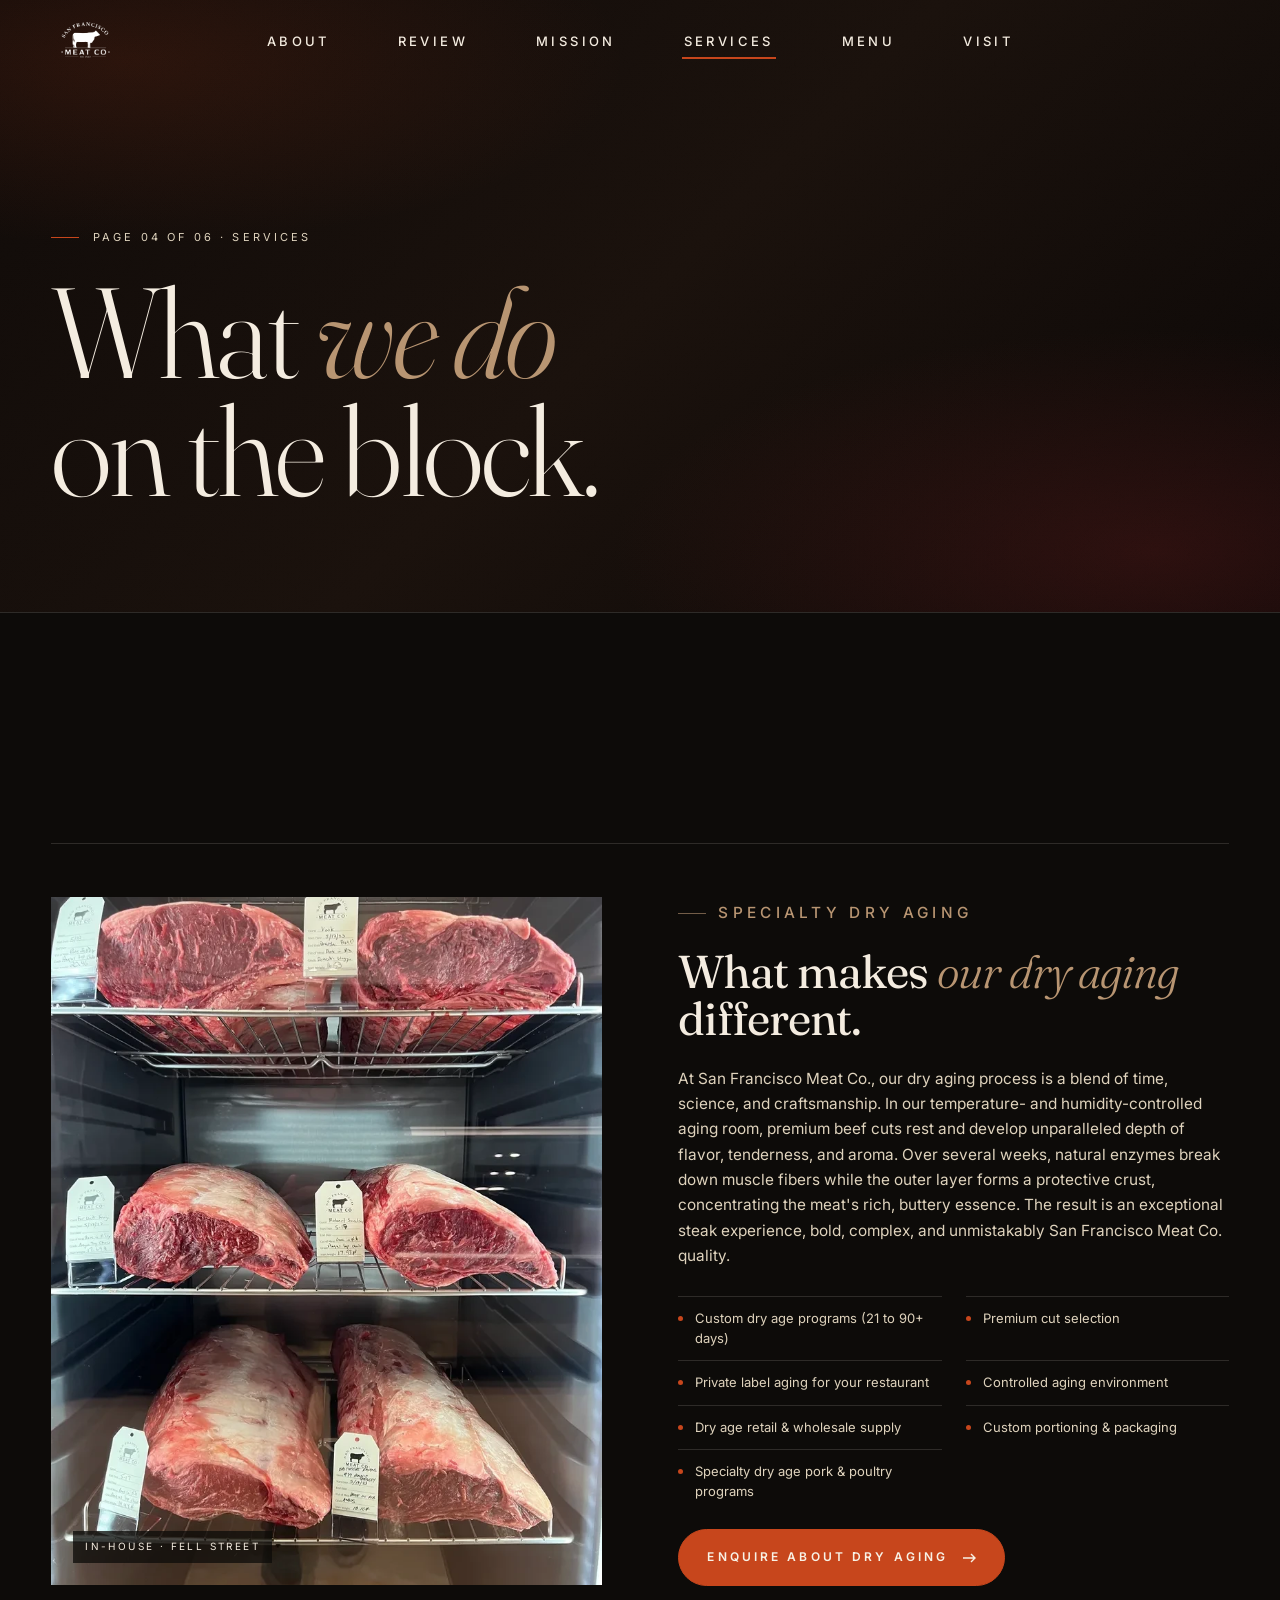
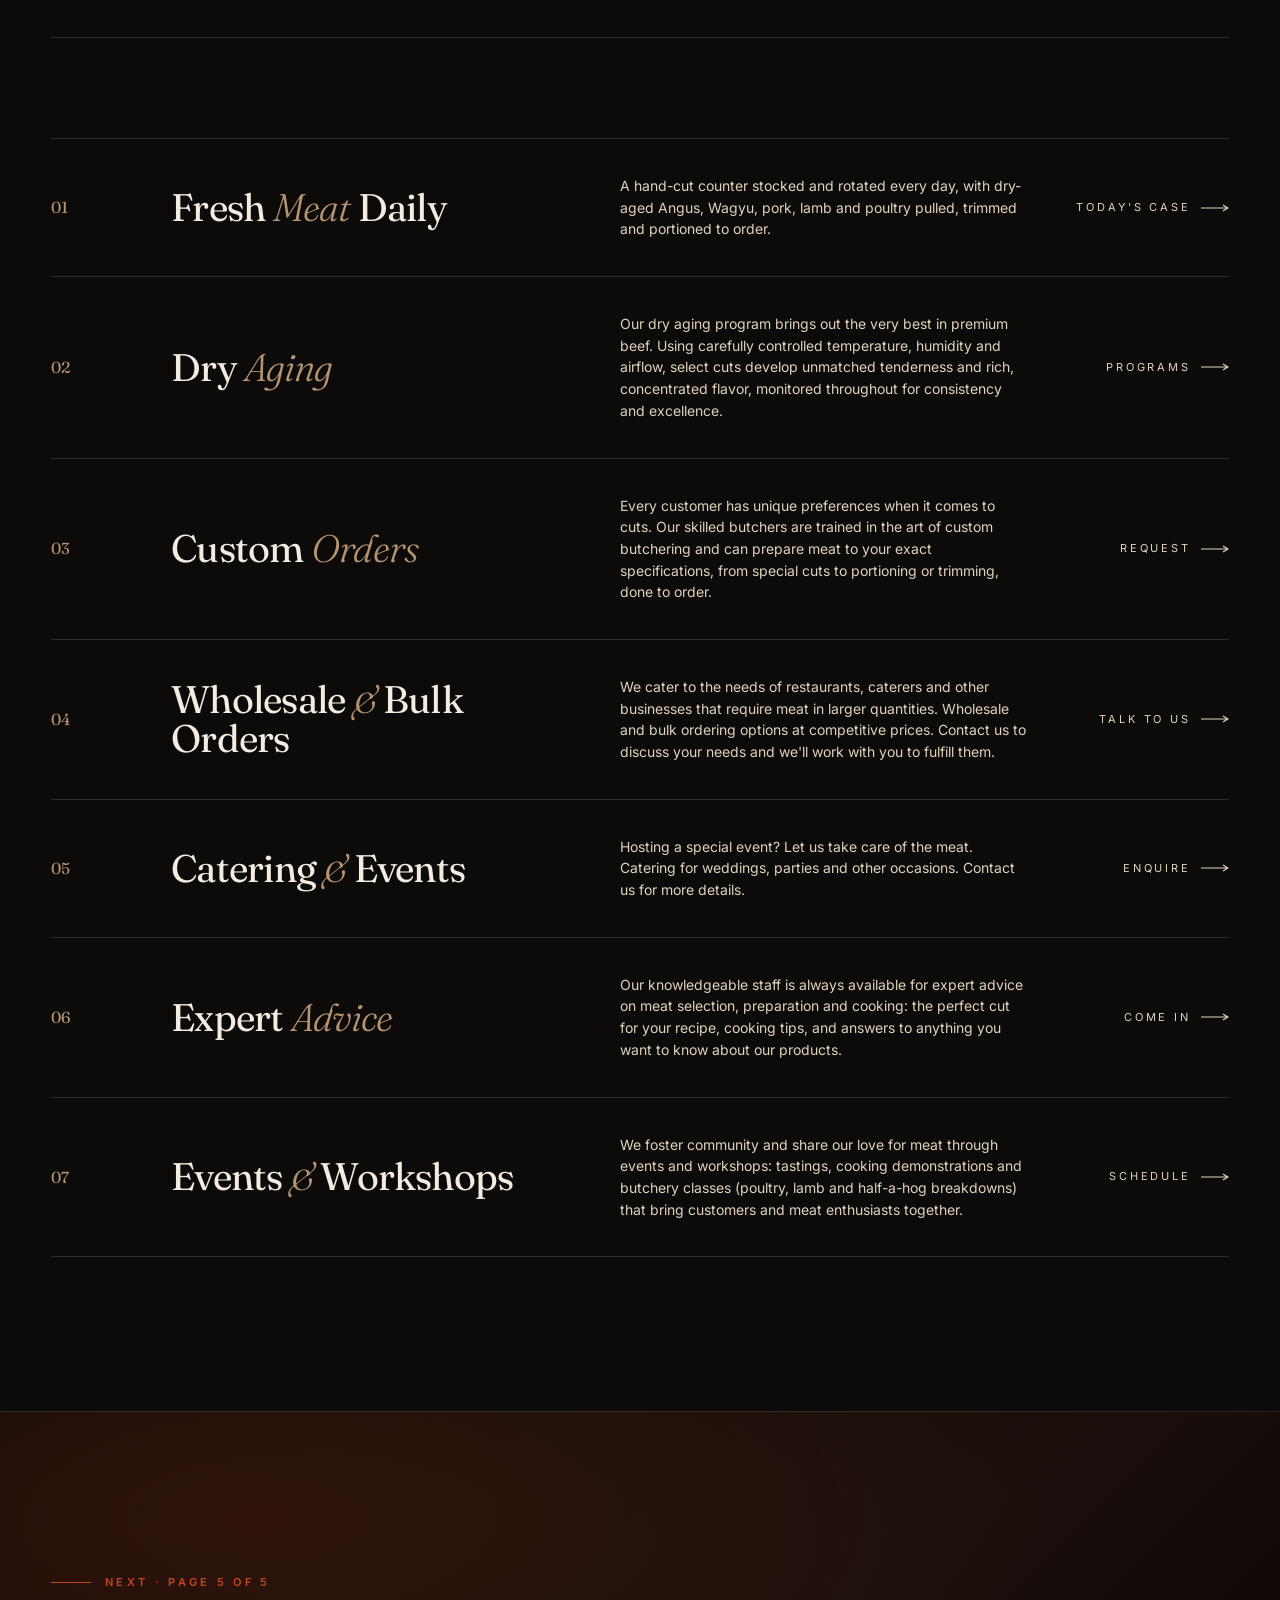
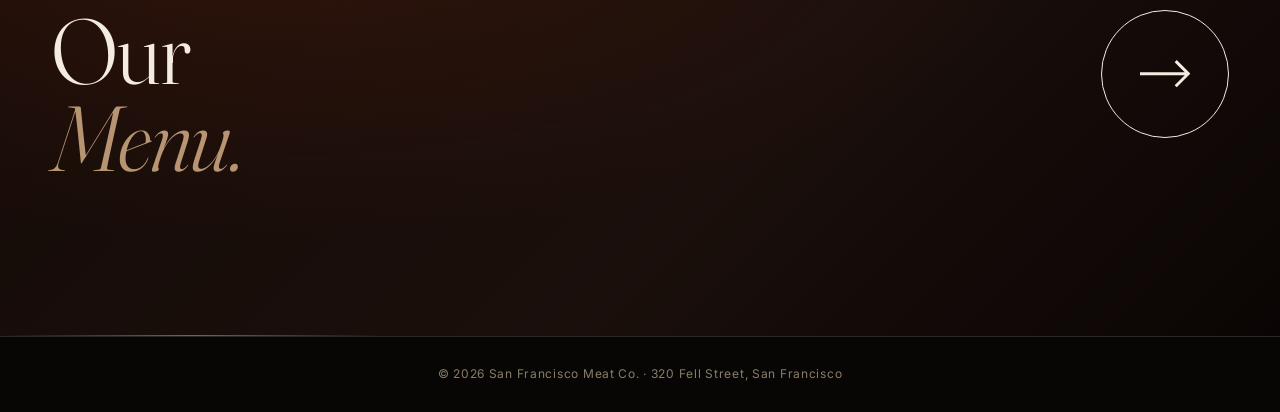
<file: services.html>
<!doctype html>
<html lang="en">
<head>
<meta charset="utf-8"/>
<meta name="viewport" content="width=device-width,initial-scale=1,viewport-fit=cover"/>
<meta name="theme-color" content="#0d0b09"/>
<title>Services — San Francisco Meat Co.</title>
<meta name="description" content="Specialty dry aging, custom orders, wholesale, catering, expert advice and butchery workshops."/>
<link rel="canonical" href="https://sfmeatco.com/services.html"/>
<meta property="og:type" content="website"/>
<meta property="og:title" content="Services — San Francisco Meat Co."/>
<meta property="og:description" content="Specialty dry aging, custom orders, wholesale, catering, expert advice and butchery workshops."/>
<meta property="og:site_name" content="San Francisco Meat Co."/>
<link rel="preconnect" href="https://fonts.googleapis.com" crossorigin/>
<link rel="preconnect" href="https://fonts.gstatic.com" crossorigin/>
<link href="https://fonts.googleapis.com/css2?family=Fraunces:ital,opsz,wght@0,9..144,300;0,9..144,400;0,9..144,500;0,9..144,600;0,9..144,700;0,9..144,800;1,9..144,400&family=Inter:wght@300;400;500;600;700&display=swap" rel="stylesheet"/>
<link rel="stylesheet" href="styles.css"/>
</head>
<body>
<header class="nav" id="nav">
  <a class="brand" href="index.html" aria-label="San Francisco Meat Co. — home">
    <img class="brand-logo" src="assets/logo.png" alt="San Francisco Meat Co." width="140" height="88"/>
  </a>
  <nav class="nav-links" aria-label="Primary">
    <a href="index.html"    data-page="index.html">About</a>
    <a href="review.html"   data-page="review.html">Review</a>
    <a href="mission.html"  data-page="mission.html">Mission</a>
    <a href="services.html" data-page="services.html">Services</a>
    <a href="menu.html"     data-page="menu.html">Menu</a>
    <a href="visit.html"    data-page="visit.html">Visit</a>
  </nav>
  <button class="menu-btn" aria-label="Toggle menu" aria-expanded="false" id="menuBtn">
    <span></span><span></span><span></span>
  </button>
</header>

<aside class="mobile-sheet" aria-hidden="true">
  <nav aria-label="Mobile">
    <a href="index.html"    data-page="index.html">About</a>
    <a href="review.html"   data-page="review.html">Review</a>
    <a href="mission.html"  data-page="mission.html">Mission</a>
    <a href="services.html" data-page="services.html">Services</a>
    <a href="menu.html"     data-page="menu.html">Menu</a>
    <a href="visit.html"    data-page="visit.html">Visit</a>
  </nav>
  <div class="meta">
    Hayes Valley · San Francisco
    <a href="tel:+14155292349">(415) 529-2349</a>
    <a href="https://maps.google.com/?q=320+Fell+Street+San+Francisco" target="_blank" rel="noreferrer">320 Fell Street, SF 94102</a>
  </div>
</aside>
<main>
<section class="page-hero">
  <div class="wrap">
    <p class="page-crumb">Page 04 of 06 · Services</p>
    <h1>What <em>we do</em><br/>on the block.</h1>
  </div>
</section>

<section class="sec services" id="services">
  <div class="wrap">
    <article class="feature reveal">
      <div class="feature-visual">
        <img src="assets/dry-age.webp" alt="Three shelves of dry-aged beef primals in the shop's aging cabinet, each tagged with the San Francisco Meat Co. butcher card" loading="lazy" style="position:absolute;inset:0;width:100%;height:100%;object-fit:cover;object-position:center"/>
        <span class="tag">In-House · Fell Street</span>
      </div>
      <div class="feature-copy">
        <p class="eyebrow" style="color:var(--tan); margin-bottom:22px">Specialty Dry Aging</p>
        <h3>What makes <em>our dry aging</em> different.</h3>
        <p>At San Francisco Meat Co., our dry aging process is a blend of time, science, and craftsmanship. In our temperature- and humidity-controlled aging room, premium beef cuts rest and develop unparalleled depth of flavor, tenderness, and aroma. Over several weeks, natural enzymes break down muscle fibers while the outer layer forms a protective crust, concentrating the meat's rich, buttery essence. The result is an exceptional steak experience, bold, complex, and unmistakably San Francisco Meat Co. quality.</p>
        <ul class="feature-list">
          <li>Custom dry age programs (21 to 90+ days)</li>
          <li>Premium cut selection</li>
          <li>Private label aging for your restaurant</li>
          <li>Controlled aging environment</li>
          <li>Dry age retail &amp; wholesale supply</li>
          <li>Custom portioning &amp; packaging</li>
          <li>Specialty dry age pork &amp; poultry programs</li>
        </ul>
        <a class="btn ember" href="visit.html" style="margin-top:28px">Enquire About Dry Aging <svg class="arrow" viewBox="0 0 14 10" fill="none" aria-hidden="true"><path d="M1 5h12M9 1l4 4-4 4" stroke="currentColor" stroke-width="1.4"/></svg></a>
      </div>
    </article>

    <div class="list">
      <article class="svc reveal"><span class="idx">01</span><h3>Fresh <em>Meat</em> Daily</h3><p>A hand-cut counter stocked and rotated every day, with dry-aged Angus, Wagyu, pork, lamb and poultry pulled, trimmed and portioned to order.</p><a class="cta" href="menu.html">Today's Case <svg class="arrow" viewBox="0 0 28 8" fill="none"><path d="M0 4h26M22 1l5 3-5 3" stroke="currentColor" stroke-width="1.2"/></svg></a></article>
      <article class="svc reveal d1"><span class="idx">02</span><h3>Dry <em>Aging</em></h3><p>Our dry aging program brings out the very best in premium beef. Using carefully controlled temperature, humidity and airflow, select cuts develop unmatched tenderness and rich, concentrated flavor, monitored throughout for consistency and excellence.</p><a class="cta" href="visit.html">Programs <svg class="arrow" viewBox="0 0 28 8" fill="none"><path d="M0 4h26M22 1l5 3-5 3" stroke="currentColor" stroke-width="1.2"/></svg></a></article>
      <article class="svc reveal d2"><span class="idx">03</span><h3>Custom <em>Orders</em></h3><p>Every customer has unique preferences when it comes to cuts. Our skilled butchers are trained in the art of custom butchering and can prepare meat to your exact specifications, from special cuts to portioning or trimming, done to order.</p><a class="cta" href="visit.html">Request <svg class="arrow" viewBox="0 0 28 8" fill="none"><path d="M0 4h26M22 1l5 3-5 3" stroke="currentColor" stroke-width="1.2"/></svg></a></article>
      <article class="svc reveal"><span class="idx">04</span><h3>Wholesale <em>&amp;</em> Bulk Orders</h3><p>We cater to the needs of restaurants, caterers and other businesses that require meat in larger quantities. Wholesale and bulk ordering options at competitive prices. Contact us to discuss your needs and we'll work with you to fulfill them.</p><a class="cta" href="visit.html">Talk To Us <svg class="arrow" viewBox="0 0 28 8" fill="none"><path d="M0 4h26M22 1l5 3-5 3" stroke="currentColor" stroke-width="1.2"/></svg></a></article>
      <article class="svc reveal d1"><span class="idx">05</span><h3>Catering <em>&amp;</em> Events</h3><p>Hosting a special event? Let us take care of the meat. Catering for weddings, parties and other occasions. Contact us for more details.</p><a class="cta" href="visit.html">Enquire <svg class="arrow" viewBox="0 0 28 8" fill="none"><path d="M0 4h26M22 1l5 3-5 3" stroke="currentColor" stroke-width="1.2"/></svg></a></article>
      <article class="svc reveal d2"><span class="idx">06</span><h3>Expert <em>Advice</em></h3><p>Our knowledgeable staff is always available for expert advice on meat selection, preparation and cooking: the perfect cut for your recipe, cooking tips, and answers to anything you want to know about our products.</p><a class="cta" href="visit.html">Come In <svg class="arrow" viewBox="0 0 28 8" fill="none"><path d="M0 4h26M22 1l5 3-5 3" stroke="currentColor" stroke-width="1.2"/></svg></a></article>
      <article class="svc reveal"><span class="idx">07</span><h3>Events <em>&amp;</em> Workshops</h3><p>We foster community and share our love for meat through events and workshops: tastings, cooking demonstrations and butchery classes (poultry, lamb and half-a-hog breakdowns) that bring customers and meat enthusiasts together.</p><a class="cta" href="visit.html">Schedule <svg class="arrow" viewBox="0 0 28 8" fill="none"><path d="M0 4h26M22 1l5 3-5 3" stroke="currentColor" stroke-width="1.2"/></svg></a></article>
    </div>
  </div>
</section>

<a class="next-page" href="menu.html" aria-label="Next: Menu">
  <div class="wrap next-page-inner">
    <div>
      <span class="np-eyebrow">Next · Page 5 of 5</span>
      <h2 style="margin-top:16px">Our<br/><em>Menu.</em></h2>
    </div>
    <div></div>
    <span class="np-arrow" aria-hidden="true"><svg viewBox="0 0 24 14" fill="none" aria-hidden="true"><path d="M0 7h22M17 1l6 6-6 6" stroke="currentColor" stroke-width="1.4" fill="none"/></svg></span>
  </div>
</a>
</main>
<footer class="footer-mini">
  <div class="wrap">
    <div>© <span id="yr">2026</span> San Francisco Meat Co. · 320 Fell Street, San Francisco</div>
  </div>
</footer>
<script src="script.js" defer></script>
</body>
</html>
</file>
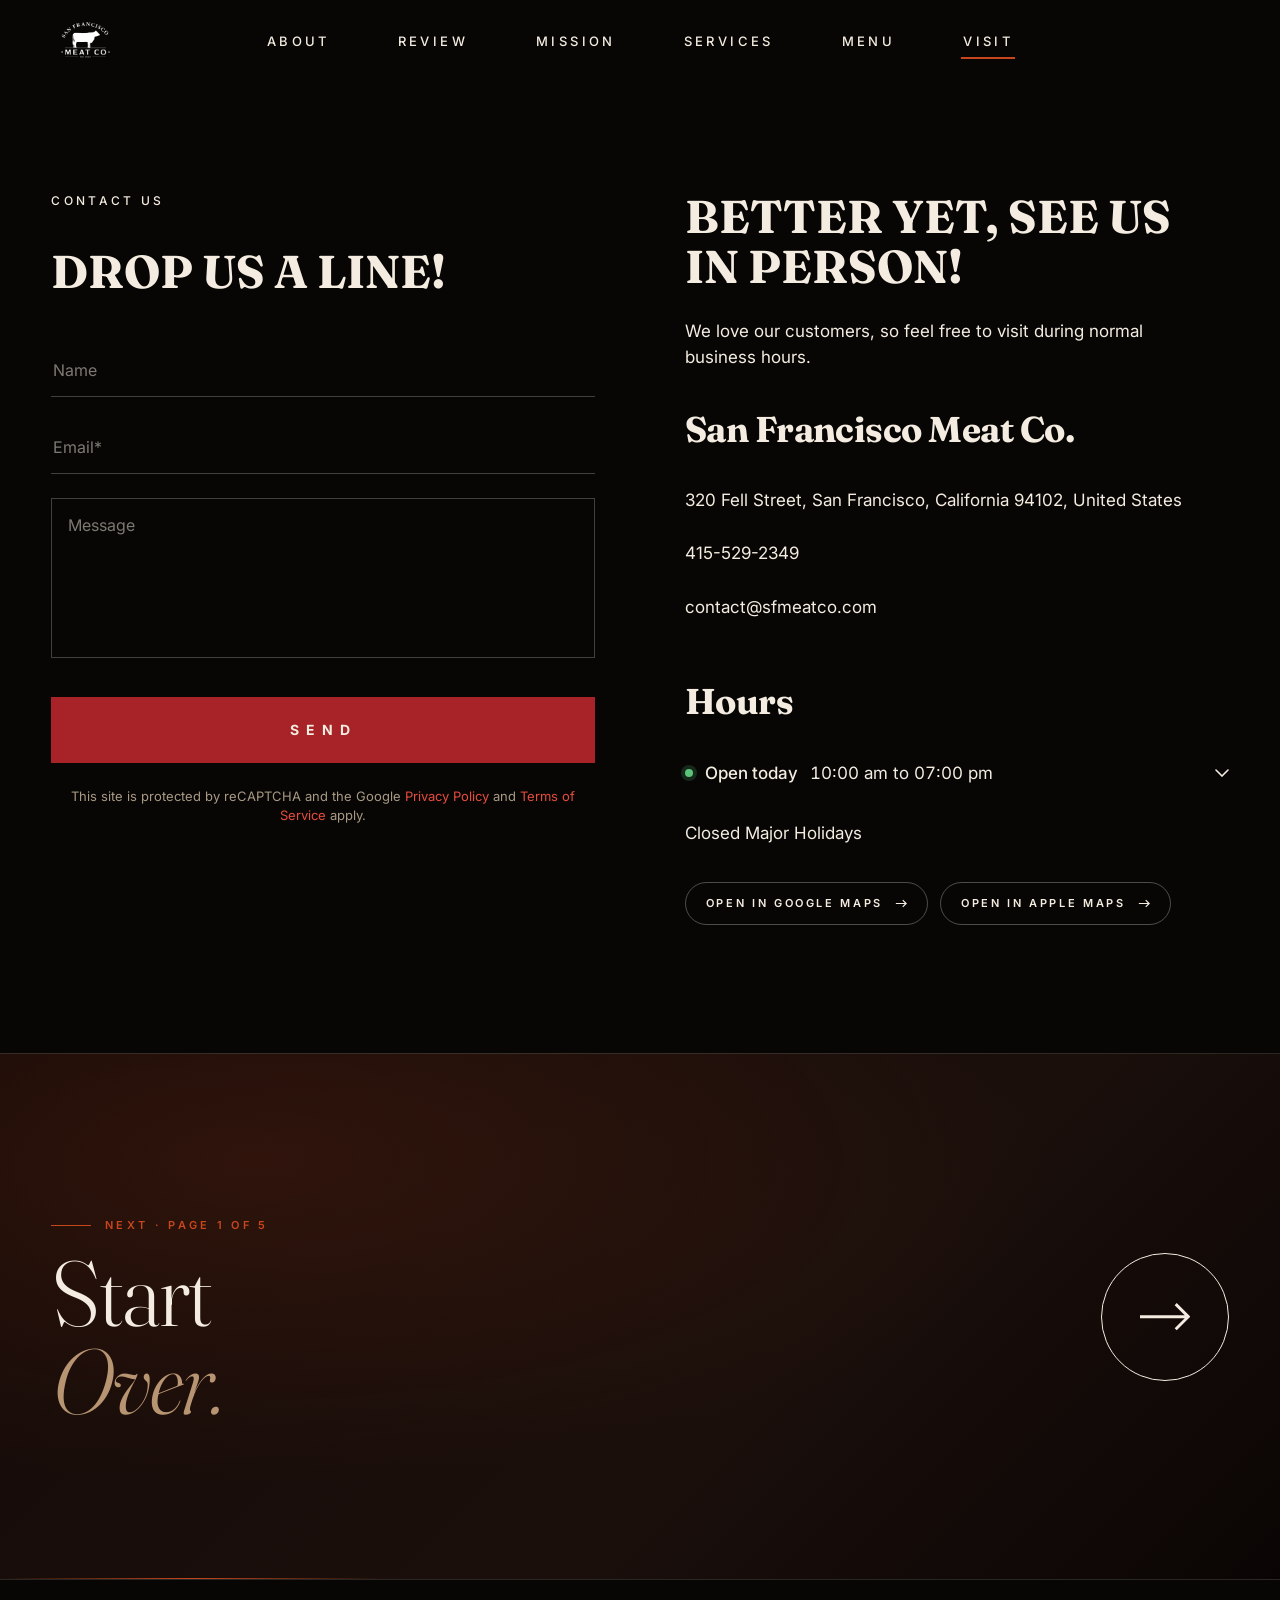
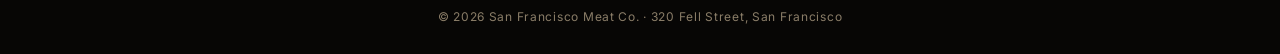
<file: visit.html>
<!doctype html>
<html lang="en">
<head>
<meta charset="utf-8"/>
<meta name="viewport" content="width=device-width,initial-scale=1,viewport-fit=cover"/>
<meta name="theme-color" content="#0d0b09"/>
<title>Visit — San Francisco Meat Co.</title>
<meta name="description" content="320 Fell Street, Hayes Valley, San Francisco · (415) 529-2349 · hours, map, and contact."/>
<link rel="canonical" href="https://sfmeatco.com/visit.html"/>
<meta property="og:type" content="website"/>
<meta property="og:title" content="Visit — San Francisco Meat Co."/>
<meta property="og:description" content="320 Fell Street, Hayes Valley, San Francisco · (415) 529-2349 · hours, map, and contact."/>
<meta property="og:site_name" content="San Francisco Meat Co."/>
<link rel="preconnect" href="https://fonts.googleapis.com" crossorigin/>
<link rel="preconnect" href="https://fonts.gstatic.com" crossorigin/>
<link href="https://fonts.googleapis.com/css2?family=Fraunces:ital,opsz,wght@0,9..144,300;0,9..144,400;0,9..144,500;0,9..144,600;0,9..144,700;0,9..144,800;1,9..144,400&family=Inter:wght@300;400;500;600;700&display=swap" rel="stylesheet"/>
<link rel="stylesheet" href="styles.css"/>
</head>
<body>
<header class="nav" id="nav">
  <a class="brand" href="index.html" aria-label="San Francisco Meat Co. — home">
    <img class="brand-logo" src="assets/logo.png" alt="San Francisco Meat Co." width="140" height="88"/>
  </a>
  <nav class="nav-links" aria-label="Primary">
    <a href="index.html"    data-page="index.html">About</a>
    <a href="review.html"   data-page="review.html">Review</a>
    <a href="mission.html"  data-page="mission.html">Mission</a>
    <a href="services.html" data-page="services.html">Services</a>
    <a href="menu.html"     data-page="menu.html">Menu</a>
    <a href="visit.html"    data-page="visit.html">Visit</a>
  </nav>
  <button class="menu-btn" aria-label="Toggle menu" aria-expanded="false" id="menuBtn">
    <span></span><span></span><span></span>
  </button>
</header>

<aside class="mobile-sheet" aria-hidden="true">
  <nav aria-label="Mobile">
    <a href="index.html"    data-page="index.html">About</a>
    <a href="review.html"   data-page="review.html">Review</a>
    <a href="mission.html"  data-page="mission.html">Mission</a>
    <a href="services.html" data-page="services.html">Services</a>
    <a href="menu.html"     data-page="menu.html">Menu</a>
    <a href="visit.html"    data-page="visit.html">Visit</a>
  </nav>
  <div class="meta">
    Hayes Valley · San Francisco
    <a href="tel:+14155292349">(415) 529-2349</a>
    <a href="https://maps.google.com/?q=320+Fell+Street+San+Francisco" target="_blank" rel="noreferrer">320 Fell Street, SF 94102</a>
  </div>
</aside>
<main>
<section class="visit-page" id="contact">
  <div class="wrap visit-page-grid">

    <!-- LEFT: form -->
    <div class="vp-form reveal">
      <p class="vp-eyebrow">Contact Us</p>
      <h2 class="vp-heading">Drop us a line!</h2>
      <form class="form" action="mailto:contact@sfmeatco.com" method="post" enctype="text/plain" novalidate>
        <label class="field"><input type="text" name="name" placeholder="Name" autocomplete="name"/></label>
        <label class="field"><input type="email" name="email" placeholder="Email*" autocomplete="email" required/></label>
        <label class="field"><textarea name="message" rows="6" placeholder="Message"></textarea></label>
        <button class="btn-send" type="submit">Send</button>
        <p class="form-note">
          This site is protected by reCAPTCHA and the Google
          <a href="https://policies.google.com/privacy" target="_blank" rel="noreferrer">Privacy Policy</a>
          and
          <a href="https://policies.google.com/terms" target="_blank" rel="noreferrer">Terms of Service</a>
          apply.
        </p>
      </form>
    </div>

    <!-- RIGHT: in person -->
    <div class="vp-info reveal d1">
      <h2 class="vp-heading">Better yet, see us in person!</h2>
      <p class="vp-lead">We love our customers, so feel free to visit during normal business hours.</p>

      <h3 class="vp-shop">San Francisco Meat Co.</h3>

      <a class="vp-link"
         href="https://www.google.com/maps/search/?api=1&query=320+Fell+Street+San+Francisco+CA+94102"
         target="_blank" rel="noreferrer"
         aria-label="Open 320 Fell Street in Google Maps">
        320 Fell Street, San Francisco, California 94102, United States
      </a>

      <a class="vp-link" href="tel:+14155292349">415-529-2349</a>

      <a class="vp-link" href="mailto:contact@sfmeatco.com">contact@sfmeatco.com</a>

      <h3 class="vp-shop vp-shop--hours">Hours</h3>

      <details class="vp-hours">
        <summary>
          <span class="dot" aria-hidden="true"></span>
          <span class="label"><strong>Open today</strong> <em id="todayHours">10:00 am to 07:00 pm</em></span>
          <svg class="chev" viewBox="0 0 14 8" aria-hidden="true"><path d="M1 1l6 6 6-6" stroke="currentColor" stroke-width="1.6" fill="none" stroke-linecap="round"/></svg>
        </summary>
        <table class="vp-hours-table">
          <tbody>
            <tr><td>Monday</td><td class="closed">Closed</td></tr>
            <tr><td>Tuesday</td><td>10:00 am to 07:00 pm</td></tr>
            <tr><td>Wednesday</td><td>10:00 am to 07:00 pm</td></tr>
            <tr><td>Thursday</td><td>10:00 am to 07:00 pm</td></tr>
            <tr><td>Friday</td><td>10:00 am to 07:00 pm</td></tr>
            <tr><td>Saturday</td><td>10:00 am to 07:00 pm</td></tr>
            <tr><td>Sunday</td><td>11:00 am to 06:00 pm</td></tr>
          </tbody>
        </table>
      </details>
      <p class="vp-holiday">Closed Major Holidays</p>

      <div class="vp-map-ctas">
        <a class="map-btn" href="https://maps.google.com/?q=320+Fell+Street+San+Francisco+CA+94102" target="_blank" rel="noreferrer">
          Open in Google Maps
          <svg viewBox="0 0 14 10" fill="none" aria-hidden="true"><path d="M1 5h12M9 1l4 4-4 4" stroke="currentColor" stroke-width="1.4"/></svg>
        </a>
        <a class="map-btn" href="https://maps.apple.com/?q=San+Francisco+Meat+Co&amp;address=320+Fell+Street,San+Francisco,CA+94102" target="_blank" rel="noreferrer">
          Open in Apple Maps
          <svg viewBox="0 0 14 10" fill="none" aria-hidden="true"><path d="M1 5h12M9 1l4 4-4 4" stroke="currentColor" stroke-width="1.4"/></svg>
        </a>
      </div>
    </div>
  </div>
</section>

<a class="next-page" href="index.html" aria-label="Next: Back to About">
  <div class="wrap next-page-inner">
    <div>
      <span class="np-eyebrow">Next · Page 1 of 5</span>
      <h2 style="margin-top:16px">Start<br/><em>Over.</em></h2>
    </div>
    <div></div>
    <span class="np-arrow" aria-hidden="true"><svg viewBox="0 0 24 14" fill="none" aria-hidden="true"><path d="M0 7h22M17 1l6 6-6 6" stroke="currentColor" stroke-width="1.4" fill="none"/></svg></span>
  </div>
</a>
</main>
<footer class="footer-mini">
  <div class="wrap">
    <div>© <span id="yr">2026</span> San Francisco Meat Co. · 320 Fell Street, San Francisco</div>
  </div>
</footer>
<script src="script.js" defer></script>
</body>
</html>
</file>
<file: styles.css>
:root{
  --ink:#0d0b09;
  --ink-2:#171310;
  --ink-3:#211b16;
  --paper:#f4ece0;
  --paper-2:#e9dec9;
  --cream:#f8f2e6;
  --bone:#dfd3bd;
  --tan:#b89572;
  --rust:#8a2a2a;
  --burgundy:#5a1a1a;
  --blood:#651717;
  --ember:#c7461c;
  --iron:#2a211c;
  --line:rgba(244,236,224,.14);
  --line-ink:rgba(13,11,9,.12);
  --serif:"Fraunces", "Playfair Display", Georgia, serif;
  --sans:"Inter", system-ui, -apple-system, "Segoe UI", Roboto, Arial, sans-serif;
  --maxw:1440px;
  --gutter:clamp(20px, 4vw, 56px);
  --radius:0px;
  --t:cubic-bezier(.22,.61,.36,1);
}
*{box-sizing:border-box}
html{scroll-behavior:smooth; -webkit-text-size-adjust:100%}
body{
  margin:0;
  font-family:var(--sans);
  background:var(--ink);
  color:var(--paper);
  font-weight:400;
  font-size:16px;
  line-height:1.55;
  -webkit-font-smoothing:antialiased;
  -moz-osx-font-smoothing:grayscale;
  overflow-x:hidden;
}
img{max-width:100%; display:block}
a{color:inherit; text-decoration:none}
button{font:inherit; cursor:pointer; border:0; background:none; color:inherit}
h1,h2,h3,h4{font-family:var(--serif); font-weight:500; letter-spacing:-0.015em; line-height:1.02; margin:0}
h1{font-size:clamp(44px, 9vw, 160px); font-weight:400}
h2{font-size:clamp(36px, 6.2vw, 96px); font-weight:400}
h3{font-size:clamp(26px, 3.4vw, 48px); font-weight:400}
p{margin:0}

.wrap{max-width:var(--maxw); margin:0 auto; padding:0 var(--gutter)}
.eyebrow{
  font-family:var(--sans);
  font-size:11px;
  letter-spacing:.28em;
  text-transform:uppercase;
  font-weight:500;
  color:var(--bone);
  display:inline-flex; align-items:center; gap:12px;
}
.eyebrow::before{content:""; display:block; width:28px; height:1px; background:currentColor; opacity:.6}
.rule{height:1px; background:var(--line); border:0; margin:0}
.rule-ink{height:1px; background:var(--line-ink); border:0; margin:0}

/* ============ NAV ============ */
.nav{
  position:fixed; top:0; left:0; right:0; z-index:50;
  display:grid; grid-template-columns: 1fr auto 1fr;
  align-items:center;
  padding:18px var(--gutter);
  mix-blend-mode:normal;
  transition:background .4s var(--t), backdrop-filter .4s var(--t), padding .4s var(--t), border-color .4s var(--t);
  border-bottom:1px solid transparent;
}
.nav .brand{justify-self:start}
.nav .nav-links{justify-self:center}
.nav .menu-btn{justify-self:end}
.nav.is-stuck{
  background:rgba(13,11,9,.82);
  backdrop-filter:saturate(140%) blur(14px);
  -webkit-backdrop-filter:saturate(140%) blur(14px);
  border-bottom-color:var(--line);
  padding:16px var(--gutter);
}
/* brand sits on the left of the nav grid */
.brand{
  display:flex; align-items:center; gap:14px;
  flex-shrink:0;
}
.brand-mark{
  width:36px; height:36px; display:grid; place-items:center;
  border:1px solid var(--paper); border-radius:50%;
  font-family:var(--serif); font-size:16px; font-weight:500; letter-spacing:0;
  flex-shrink:0;
}
.brand-word{white-space:nowrap; line-height:1.1}
.brand-word small{display:block; font-family:var(--sans); font-size:9px; letter-spacing:.32em; text-transform:uppercase; color:var(--bone); margin-top:3px; white-space:nowrap}

.nav-links{
  display:flex; align-items:center;
  gap:clamp(32px, 5vw, 72px);
  flex-shrink:0;
}
.nav-links a{
  font-size:13px; letter-spacing:.26em; text-transform:uppercase; font-weight:500;
  color:var(--paper);
  position:relative; padding:8px 2px;
  white-space:nowrap;
  transition:color .3s var(--t);
}
.nav-links a::after{
  content:""; position:absolute; left:50%; right:50%; bottom:0;
  height:2px; background:var(--ember);
  transition:left .4s var(--t), right .4s var(--t);
}
.nav-links a:hover,
.nav-links a.active{color:var(--paper)}
.nav-links a:hover::after,
.nav-links a.active::after{left:0; right:0}

.nav-cta{display:none}
.menu-btn{display:none}

@media (max-width: 960px){
  .nav{grid-template-columns: 1fr auto}
  .nav-links{display:none}
  .menu-btn{
    display:flex; flex-direction:column; gap:5px; padding:10px;
    position:relative; z-index:60;
  }
  .menu-btn span{width:22px; height:1px; background:var(--paper); transition:transform .4s var(--t), opacity .3s}
  .menu-open .menu-btn span:nth-child(1){transform:translateY(6px) rotate(45deg)}
  .menu-open .menu-btn span:nth-child(2){opacity:0}
  .menu-open .menu-btn span:nth-child(3){transform:translateY(-6px) rotate(-45deg)}
}

.mobile-sheet{
  position:fixed; inset:0; z-index:45;
  background:var(--ink);
  padding:120px var(--gutter) 40px;
  transform:translateY(-100%);
  transition:transform .55s var(--t), visibility 0s linear .55s;
  display:flex; flex-direction:column; justify-content:space-between;
  visibility:hidden;
  pointer-events:none;
  overflow-y:auto;
}
.menu-open .mobile-sheet{
  transform:translateY(0);
  visibility:visible;
  pointer-events:auto;
  transition:transform .55s var(--t), visibility 0s;
}
.mobile-sheet nav{display:flex; flex-direction:column; gap:4px}
.mobile-sheet nav a{
  font-family:var(--serif); font-size:38px; padding:14px 0;
  border-bottom:1px solid var(--line);
}
.mobile-sheet .meta{font-size:12px; color:var(--bone); letter-spacing:.14em; text-transform:uppercase; margin-top:40px}
.mobile-sheet .meta a{display:block; font-family:var(--serif); text-transform:none; font-size:22px; letter-spacing:0; color:var(--paper); margin-top:8px}

/* ============ HERO ============ */
.hero{
  position:relative;
  min-height:100vh;
  min-height:100svh;
  overflow:hidden;
  display:flex; flex-direction:column; justify-content:flex-end;
  color:var(--paper);
  isolation:isolate;
  padding-top:150px;
}
@media (max-width: 720px){ .hero{padding-top:130px; min-height:92svh} }
.hero-media{
  position:absolute; inset:0; z-index:-1;
  background:
    radial-gradient(ellipse at 20% 10%, rgba(199,70,28,.18), transparent 55%),
    radial-gradient(ellipse at 80% 90%, rgba(90,26,26,.35), transparent 60%),
    #0b0907;
}
.hero-img{
  position:absolute; inset:0; width:100%; height:100%;
  object-fit:cover; object-position:center 35%;
  transform:scale(1.08);
  transition:transform 1.6s var(--t);
  filter:saturate(.85) contrast(1.05) brightness(.72);
}
.loaded .hero-img{transform:scale(1)}
/* photographic stand-ins (CSP-safe) */
.photo{
  position:absolute; inset:0; width:100%; height:100%;
  background:
    radial-gradient(ellipse 70% 55% at 30% 35%, rgba(199,70,28,.22), transparent 60%),
    radial-gradient(ellipse 60% 50% at 72% 70%, rgba(90,26,26,.65), transparent 65%),
    radial-gradient(ellipse 90% 80% at 50% 100%, rgba(0,0,0,.75), transparent 70%),
    linear-gradient(135deg, #2b1612 0%, #3a1a14 35%, #1a0d0a 70%, #0b0605 100%);
  overflow:hidden;
}
.photo::before{
  content:""; position:absolute; inset:0; opacity:.45; mix-blend-mode:overlay;
  background-image:url("data:image/svg+xml;utf8,<svg xmlns='http://www.w3.org/2000/svg' width='400' height='400'><filter id='n'><feTurbulence type='fractalNoise' baseFrequency='0.75' numOctaves='3' stitchTiles='stitch'/><feColorMatrix values='0 0 0 0 .35  0 0 0 0 .14  0 0 0 0 .1  0 0 0 .7 0'/></filter><rect width='100%' height='100%' filter='url(%23n)'/></svg>");
}
.photo::after{
  content:""; position:absolute; inset:0; opacity:.6; mix-blend-mode:screen;
  background-image:url("data:image/svg+xml;utf8,<svg xmlns='http://www.w3.org/2000/svg' width='600' height='600'><filter id='m'><feTurbulence type='turbulence' baseFrequency='0.012' numOctaves='2' seed='7'/><feColorMatrix values='0 0 0 0 .78  0 0 0 0 .35  0 0 0 0 .2  0 0 0 .35 0'/></filter><rect width='100%' height='100%' filter='url(%23m)'/></svg>");
}
.photo svg{position:absolute; inset:0; width:100%; height:100%; display:block}
.photo .glint{position:absolute; inset:0; background:radial-gradient(circle at 65% 20%, rgba(255,220,180,.14), transparent 40%)}
.photo--beef{background:
  radial-gradient(ellipse 60% 50% at 35% 55%, rgba(199,70,28,.3), transparent 60%),
  radial-gradient(ellipse 65% 55% at 70% 40%, rgba(132,24,24,.65), transparent 60%),
  linear-gradient(140deg, #4a1a14 0%, #2a0d0a 55%, #140706 100%);
}
.photo--wagyu{background:
  radial-gradient(ellipse 70% 55% at 50% 50%, rgba(214,120,100,.3), transparent 60%),
  radial-gradient(ellipse 60% 50% at 20% 20%, rgba(255,245,230,.14), transparent 55%),
  linear-gradient(135deg, #3a1a16 0%, #2a1210 50%, #130908 100%);
}
.photo--pork{background:
  radial-gradient(ellipse 60% 50% at 40% 45%, rgba(220,165,130,.22), transparent 60%),
  radial-gradient(ellipse 60% 55% at 75% 70%, rgba(90,45,30,.55), transparent 60%),
  linear-gradient(140deg, #3a251a 0%, #22140d 55%, #0f0806 100%);
}
.photo--sandwich{background:
  radial-gradient(ellipse 60% 55% at 50% 55%, rgba(214,145,80,.3), transparent 55%),
  radial-gradient(ellipse 50% 55% at 20% 25%, rgba(255,230,180,.12), transparent 50%),
  linear-gradient(140deg, #3a2416 0%, #26160c 55%, #130a05 100%);
}
.photo--kitchen{background:
  radial-gradient(ellipse 60% 50% at 35% 40%, rgba(199,100,60,.25), transparent 55%),
  radial-gradient(ellipse 60% 60% at 75% 85%, rgba(50,25,20,.75), transparent 60%),
  linear-gradient(135deg, #28150f 0%, #180a07 55%, #0a0403 100%);
}
.photo--counter{background:
  radial-gradient(ellipse 70% 60% at 50% 50%, rgba(165,90,55,.28), transparent 60%),
  radial-gradient(ellipse 60% 50% at 10% 10%, rgba(255,235,200,.1), transparent 50%),
  linear-gradient(135deg, #2e1912 0%, #1a0d0a 55%, #0b0505 100%);
}
.photo--city{background:
  radial-gradient(ellipse 60% 55% at 50% 25%, rgba(230,180,140,.22), transparent 60%),
  radial-gradient(ellipse 70% 60% at 50% 100%, rgba(60,30,22,.85), transparent 55%),
  linear-gradient(180deg, #4a3220 0%, #2a1912 50%, #0f0806 100%);
}
.photo--strip1{background:
  radial-gradient(ellipse 60% 60% at 40% 50%, rgba(199,70,28,.3), transparent 60%),
  linear-gradient(140deg, #42160f 0%, #22090a 60%, #0f0505 100%);
}
.photo--strip2{background:
  radial-gradient(ellipse 70% 60% at 50% 50%, rgba(180,140,100,.22), transparent 55%),
  linear-gradient(140deg, #35221a 0%, #1a110c 60%, #0b0605 100%);
}
.photo--strip3{background:
  radial-gradient(ellipse 60% 50% at 50% 50%, rgba(220,100,60,.22), transparent 55%),
  linear-gradient(140deg, #2d130d 0%, #180805 100%);
}
.photo--strip4{background:
  radial-gradient(ellipse 60% 55% at 45% 55%, rgba(165,85,55,.28), transparent 55%),
  linear-gradient(140deg, #38201a 0%, #180a08 100%);
}
.photo--strip5{background:
  radial-gradient(ellipse 65% 60% at 50% 50%, rgba(200,140,90,.22), transparent 55%),
  linear-gradient(140deg, #2a1a12 0%, #130806 100%);
}
.hero-vignette{
  position:absolute; inset:0;
  background:
    linear-gradient(180deg, rgba(13,11,9,.55) 0%, rgba(13,11,9,.0) 20%, rgba(13,11,9,.1) 50%, rgba(13,11,9,.85) 100%),
    linear-gradient(90deg, rgba(13,11,9,.55), rgba(13,11,9,0) 55%);
  pointer-events:none;
}
.hero-grain{
  position:absolute; inset:0; pointer-events:none; opacity:.08;
  background-image:url("data:image/svg+xml;utf8,<svg xmlns='http://www.w3.org/2000/svg' width='140' height='140'><filter id='n'><feTurbulence type='fractalNoise' baseFrequency='0.9' numOctaves='2' stitchTiles='stitch'/><feColorMatrix values='0 0 0 0 1 0 0 0 0 1 0 0 0 0 1 0 0 0 .9 0'/></filter><rect width='100%' height='100%' filter='url(%23n)'/></svg>");
  mix-blend-mode:overlay;
}

.hero-top{
  position:absolute; top:98px; left:0; right:0; z-index:2;
  display:flex; justify-content:space-between; align-items:center;
  padding:0 var(--gutter);
  font-size:11px; letter-spacing:.26em; text-transform:uppercase; color:var(--bone);
  pointer-events:none;
  max-width:var(--maxw); margin:0 auto;
}
.hero-top span{display:inline-flex; align-items:center; gap:14px}
.hero-top span::before{content:""; width:40px; height:1px; background:var(--bone)}
@media (max-width: 720px){
  .hero-top{top:88px; font-size:9px}
  .hero-top span::before{width:16px}
}
@media (max-width: 520px){
  .hero-top span:last-child{display:none}
}

.hero-inner{
  position:relative;
  width:100%;
  padding: 0 var(--gutter) 48px;
  max-width:var(--maxw); margin:0 auto;
}
.hero-kicker{
  display:flex; align-items:center; gap:14px;
  margin-bottom:22px;
  opacity:0; transform:translateY(14px);
  animation:rise 1s var(--t) .3s forwards;
}
.hero-kicker .dot{width:7px; height:7px; border-radius:50%; background:var(--ember)}
.hero-kicker span{font-size:11px; letter-spacing:.3em; text-transform:uppercase; font-weight:500}
.hero-title{
  font-family:var(--serif); font-weight:300;
  font-size:clamp(44px, 8.4vw, 140px);
  line-height:.92; letter-spacing:-0.02em;
  margin:0 0 26px;
}
.hero-title .ampersand{font-style:italic; font-weight:300; color:var(--tan)}
.hero-title .block{display:block; overflow:hidden}
.hero-title .block i{display:inline-block; font-style:normal; transform:translateY(110%); animation:slideUp 1.2s var(--t) forwards}
.hero-title .block:nth-child(1) i{animation-delay:.1s}
.hero-title .block:nth-child(2) i{animation-delay:.25s}
.hero-title .block:nth-child(3) i{animation-delay:.4s}

.hero-sub{
  max-width:580px;
  font-size:clamp(14px, 1.2vw, 16px); line-height:1.55; color:var(--bone);
  margin:0 0 32px;
  opacity:0; transform:translateY(14px); animation:rise 1s var(--t) .9s forwards;
}
.hero-cta{
  display:flex; flex-wrap:wrap; gap:14px;
  opacity:0; transform:translateY(14px); animation:rise 1s var(--t) 1.1s forwards;
}
.btn{
  display:inline-flex; align-items:center; gap:14px;
  padding:18px 28px;
  font-size:12px; letter-spacing:.26em; text-transform:uppercase; font-weight:600;
  border:1px solid var(--paper); color:var(--paper); background:transparent;
  border-radius:999px;
  transition:background .35s var(--t), color .35s var(--t), transform .35s var(--t);
}
.btn:hover{background:var(--paper); color:var(--ink)}
.btn.solid{background:var(--paper); color:var(--ink)}
.btn.solid:hover{background:transparent; color:var(--paper)}
.btn.ember{background:var(--ember); border-color:var(--ember); color:var(--cream)}
.btn.ember:hover{background:transparent; color:var(--ember)}
.btn .arrow{width:14px; height:10px; transition:transform .35s var(--t)}
.btn:hover .arrow{transform:translateX(4px)}

.hero-meta{
  display:grid; grid-template-columns:repeat(4, 1fr);
  gap:0;
  border-top:1px solid var(--line);
  border-bottom:1px solid var(--line);
  margin-top:48px;
  opacity:0; transform:translateY(14px); animation:rise 1s var(--t) 1.3s forwards;
}
.hero-meta div{padding:18px 0; border-right:1px solid var(--line)}
.hero-meta div:last-child{border-right:0}
.hero-meta small{font-size:10px; letter-spacing:.28em; text-transform:uppercase; color:var(--bone); display:block; margin-bottom:6px}
.hero-meta strong{font-family:var(--serif); font-weight:400; font-size:clamp(15px, 1.4vw, 18px); letter-spacing:-.01em; white-space:nowrap}
@media (max-width: 720px){
  .hero-meta{grid-template-columns:repeat(2, 1fr)}
  .hero-meta div{padding:16px 14px}
  .hero-meta div:nth-child(2){border-right:0}
  .hero-meta div:nth-child(1),.hero-meta div:nth-child(2){border-bottom:1px solid var(--line)}
}

@keyframes rise{to{opacity:1; transform:translateY(0)}}
@keyframes slideUp{to{transform:translateY(0)}}

/* marquee */
.marquee{
  background:var(--ink-2);
  border-top:1px solid var(--line);
  border-bottom:1px solid var(--line);
  overflow:hidden;
  padding:22px 0;
}
.marquee-track{
  display:flex; gap:60px;
  white-space:nowrap;
  animation:slide 42s linear infinite;
  font-family:var(--serif); font-size:clamp(22px, 3vw, 44px); color:var(--bone);
  font-weight:300; letter-spacing:-.01em;
}
.marquee-track span{display:inline-flex; align-items:center; gap:60px}
.marquee-track em{font-style:italic; color:var(--tan); font-weight:300}
.marquee-track .d{width:8px; height:8px; border-radius:50%; background:var(--ember); display:inline-block}
@keyframes slide{to{transform:translateX(-50%)}}

/* ============ SECTIONS ============ */
section{position:relative}
.sec{padding:clamp(90px, 12vw, 180px) 0}
.sec-dark{background:var(--ink)}
.sec-paper{background:var(--paper); color:var(--ink-2)}
.sec-paper h1,.sec-paper h2,.sec-paper h3{color:var(--ink)}
.sec-paper .eyebrow{color:#5a4a38}
.sec-paper .btn{border-color:var(--ink); color:var(--ink)}
.sec-paper .btn:hover{background:var(--ink); color:var(--paper)}
.sec-paper .btn.solid{background:var(--ink); color:var(--paper)}
.sec-paper .btn.solid:hover{background:transparent; color:var(--ink)}

.section-head{
  display:grid; grid-template-columns:1fr 1fr; gap:40px;
  align-items:end;
  margin-bottom:72px;
}
.section-head .lead{max-width:520px; font-size:clamp(15px, 1.3vw, 17px); line-height:1.6}
.section-head .lead.ink{color:#44382a}
@media (max-width: 820px){ .section-head{grid-template-columns:1fr; margin-bottom:48px} }

/* intro */
.intro{
  display:grid; grid-template-columns:1.1fr 1fr;
  gap:clamp(32px, 6vw, 100px);
  align-items:center;
}
.intro-copy h2{margin-bottom:28px}
.intro-copy p{font-size:clamp(16px, 1.3vw, 19px); line-height:1.65; color:#3b2f22; max-width:540px}
.intro-copy p + p{margin-top:22px}
.intro-sign{
  margin-top:40px; display:flex; align-items:center; gap:18px;
  font-size:12px; letter-spacing:.22em; text-transform:uppercase; color:#5a4a38;
}
.intro-sign strong{font-family:var(--serif); text-transform:none; letter-spacing:-.01em; font-weight:500; font-size:22px; color:var(--ink)}
.intro-visual{
  position:relative;
  aspect-ratio: 4/5;
  background:#2b2017;
  overflow:hidden;
}
.intro-visual img{width:100%; height:100%; object-fit:cover; filter:saturate(.9) contrast(1.06)}
.intro-visual::after{
  content:""; position:absolute; inset:0;
  background:linear-gradient(180deg, transparent 40%, rgba(13,11,9,.35));
}
.intro-visual .tag{
  position:absolute; left:24px; bottom:24px; z-index:2;
  padding:10px 14px; background:rgba(13,11,9,.65); backdrop-filter:blur(6px);
  color:var(--paper); font-size:10px; letter-spacing:.26em; text-transform:uppercase;
}
.intro-visual .frame{position:absolute; inset:14px; border:1px solid rgba(244,236,224,.3); pointer-events:none}

@media (max-width: 900px){ .intro{grid-template-columns:1fr} .intro-visual{aspect-ratio:4/4} }

/* products — editorial alternating */
.products{position:relative}
.products .section-head{margin-bottom:96px}
.product-row{
  display:grid;
  grid-template-columns: 1fr 1fr;
  gap:clamp(32px, 6vw, 90px);
  align-items:center;
  margin-bottom:clamp(80px, 11vw, 160px);
}
.product-row:last-child{margin-bottom:0}
.product-row.rev .pr-media{order:2}
.pr-media{
  position:relative;
  aspect-ratio:5/6;
  overflow:hidden;
  background:#1a140f;
}
.pr-media img{
  width:100%; height:100%; object-fit:cover;
  transform:scale(1.05);
  transition:transform 1.4s var(--t), filter 1.2s var(--t);
  filter:saturate(.85) contrast(1.06);
}
.product-row:hover .pr-media img{transform:scale(1.0)}
.pr-media .num{
  position:absolute; top:22px; left:22px; z-index:2;
  font-family:var(--serif); font-size:14px; letter-spacing:.08em; color:var(--bone);
  font-feature-settings:"tnum" 1;
}
.pr-media .tag{
  position:absolute; bottom:22px; left:22px; z-index:2;
  padding:8px 12px; background:rgba(13,11,9,.75);
  font-size:10px; letter-spacing:.24em; text-transform:uppercase; color:var(--paper);
}

.pr-copy .eyebrow{margin-bottom:22px}
.pr-copy h3{margin-bottom:22px; letter-spacing:-.02em}
.pr-copy h3 em{font-style:italic; color:var(--tan); font-weight:300}
.pr-copy p{color:var(--bone); font-size:clamp(15px, 1.25vw, 17px); line-height:1.65; max-width:520px}
.pr-copy .list{list-style:none; margin:28px 0 36px; padding:0; display:grid; grid-template-columns:1fr 1fr; gap:12px 24px; max-width:520px}
.pr-copy .list li{font-size:13px; color:var(--bone); display:flex; align-items:center; gap:10px; border-top:1px solid var(--line); padding-top:10px}
.pr-copy .list li::before{content:""; width:5px; height:5px; background:var(--ember); border-radius:50%}

@media (max-width: 900px){
  .product-row{grid-template-columns:1fr}
  .product-row.rev .pr-media{order:0}
  .pr-copy .list{grid-template-columns:1fr}
}

/* craft stack */
.craft{
  background:linear-gradient(180deg, var(--ink) 0%, var(--ink-2) 100%);
  color:var(--paper);
  border-top:1px solid var(--line);
  border-bottom:1px solid var(--line);
}
.craft .grid3{
  display:grid; grid-template-columns:repeat(3, 1fr);
  gap:1px; background:var(--line);
  margin-top:60px;
  border:1px solid var(--line);
}
.craft .cell{
  background:var(--ink);
  padding:48px 36px;
  min-height:380px;
  display:flex; flex-direction:column; justify-content:space-between;
  position:relative;
  overflow:hidden;
}
.craft .cell::before{
  content:""; position:absolute; inset:auto 0 0 0; height:1px;
  background:linear-gradient(90deg, transparent, var(--ember), transparent);
  transform:scaleX(0); transform-origin:left; transition:transform .8s var(--t);
}
.craft .cell:hover::before{transform:scaleX(1)}
.craft .cell .num{font-family:var(--serif); font-size:14px; color:var(--tan); font-feature-settings:"tnum" 1; letter-spacing:.1em}
.craft .cell h3{font-size:clamp(26px, 2.4vw, 36px); margin-top:48px; letter-spacing:-.02em}
.craft .cell p{color:var(--bone); font-size:15px; line-height:1.6; margin-top:16px}
.values-head{
  margin:clamp(60px, 8vw, 100px) 0 24px;
  display:flex; align-items:baseline; gap:40px; flex-wrap:wrap;
  border-top:1px solid var(--line); padding-top:40px;
}
.values-title{
  font-family:var(--serif); font-weight:300;
  font-size:clamp(28px, 3vw, 44px); letter-spacing:-.015em; line-height:1;
}
.values-title em{color:var(--tan); font-style:italic}
.craft .cell--quote{background:linear-gradient(135deg, rgba(199,70,28,.08), rgba(90,26,26,.14)); border-left:1px solid rgba(199,70,28,.3)}
.craft .cell--quote .q{font-size:clamp(22px, 2.1vw, 30px); line-height:1.1; color:var(--paper); letter-spacing:-.015em; font-weight:400}
.craft .cell--quote .q em{color:var(--tan); font-style:italic; font-weight:300}

@media (max-width: 900px){ .craft .grid3{grid-template-columns:1fr} }

/* about */
.story{background:var(--paper); color:var(--ink-2)}
.about-eyebrow{
  font-size:11px; letter-spacing:.32em; text-transform:uppercase;
  color:var(--rust); font-weight:600;
  display:inline-flex; align-items:center; gap:14px;
  margin-bottom:22px;
}
.about-eyebrow::before{content:""; width:28px; height:1px; background:var(--rust); opacity:.7}

.about-intro{
  display:grid; grid-template-columns: 1fr 1fr;
  gap:clamp(32px, 6vw, 96px);
  align-items:center;
}
.about-intro h2{
  font-size:clamp(38px, 5.4vw, 86px);
  letter-spacing:-.02em; line-height:.98;
  color:var(--ink);
}
.about-intro h2 em{color:var(--rust); font-style:italic; font-weight:300}
.about-intro p{color:#44382a; font-size:clamp(15px, 1.2vw, 17px); line-height:1.65; max-width:540px}
.about-intro p + p{margin-top:18px}
.about-intro .signature{
  margin-top:36px; display:flex; align-items:center; gap:18px;
  font-size:11px; letter-spacing:.24em; text-transform:uppercase; color:#5a4a38;
}
.about-intro .signature strong{font-family:var(--serif); text-transform:none; font-weight:500; font-size:22px; letter-spacing:-.01em; color:var(--ink)}

/* 3-image collage */
.collage{
  display:grid;
  grid-template-columns: repeat(6, 1fr);
  grid-auto-rows: 150px;
  gap:14px;
  margin:clamp(60px, 9vw, 110px) 0;
}
.collage figure{
  position:relative; margin:0;
  overflow:hidden; background:#2b1a12;
}
.collage img{width:100%; height:100%; object-fit:cover; display:block; transition:transform 1.4s var(--t); filter:saturate(.95) contrast(1.03)}
.collage figure:hover img{transform:scale(1.05)}
.collage .c1{grid-column: 1 / span 4; grid-row: span 3}
.collage .c2{grid-column: 5 / span 2; grid-row: span 2}
.collage .c3{grid-column: 5 / span 2; grid-row: 3 / span 2}
.collage .c4{grid-column: 1 / span 3; grid-row: 4 / span 2}
.collage .c5{grid-column: 4 / span 3; grid-row: 5 / span 2}
.collage .cap{
  position:absolute; left:16px; bottom:14px; z-index:2;
  padding:6px 10px; background:rgba(13,11,9,.65); color:var(--paper);
  font-size:9.5px; letter-spacing:.26em; text-transform:uppercase;
  backdrop-filter:blur(4px);
}

.about-history{
  display:grid; grid-template-columns: 1.1fr 1fr;
  gap:clamp(32px, 6vw, 96px);
  align-items:center;
  margin-top:40px;
}
.about-history .copy h2{
  font-family:var(--serif); font-weight:300;
  font-size:clamp(40px, 5.6vw, 88px);
  letter-spacing:-.02em; line-height:1;
  color:var(--ink);
  margin-bottom:28px;
}
.about-history .copy h2 em{color:var(--rust); font-style:italic}
.about-history .copy p{color:#44382a; font-size:clamp(15px, 1.2vw, 17px); line-height:1.65; max-width:540px}
.about-history .copy p + p{margin-top:18px}
.about-history .pic{position:relative; aspect-ratio:4/5; overflow:hidden; background:#1a0d08; order:2}
.about-history .pic img{width:100%; height:100%; object-fit:cover; filter:saturate(.9) contrast(1.1); transition:transform 1.6s var(--t)}
.about-history .pic:hover img{transform:scale(1.04)}
.about-history .pic::after{content:""; position:absolute; inset:0; background:linear-gradient(0deg, rgba(13,11,9,.35), transparent 55%)}
.about-history .pic .cap{position:absolute; left:20px; bottom:18px; z-index:2; color:var(--paper); font-size:10px; letter-spacing:.26em; text-transform:uppercase; padding:6px 10px; background:rgba(13,11,9,.6); backdrop-filter:blur(4px)}

.timeline{
  margin-top:72px;
  border-top:1px solid var(--line-ink);
}
.timeline .tr{
  display:grid; grid-template-columns: 110px 1fr;
  gap:28px; padding:22px 0;
  border-bottom:1px solid var(--line-ink);
  align-items:baseline;
}
.timeline .yr{font-family:var(--serif); font-size:22px; color:var(--ink); letter-spacing:-.01em; font-feature-settings:"tnum" 1}
.timeline .tx{color:#44382a; font-size:15px; line-height:1.55}
.timeline .tx strong{color:var(--ink); font-weight:600}
@media (max-width: 900px){
  .about-intro, .about-history{grid-template-columns:1fr}
  .collage{grid-template-columns: repeat(2, 1fr); grid-auto-rows:160px}
  .collage .c1{grid-column: 1 / -1; grid-row: span 2}
  .collage .c2{grid-column: 1 / span 1; grid-row: span 1}
  .collage .c3{grid-column: 2 / span 1; grid-row: span 1}
  .collage .c4{grid-column: 1 / span 1; grid-row: span 1}
  .collage .c5{grid-column: 2 / span 1; grid-row: span 1}
  .timeline .tr{grid-template-columns:1fr}
}

/* services */
.services{background:var(--ink); color:var(--paper); overflow:hidden}
.services .feature{
  display:grid; grid-template-columns:1fr 1fr;
  gap:clamp(32px, 6vw, 90px);
  align-items:center;
  margin:clamp(40px, 6vw, 80px) 0 clamp(60px, 8vw, 100px);
  padding:clamp(32px, 4vw, 56px) 0;
  border-top:1px solid var(--line);
  border-bottom:1px solid var(--line);
}
.services .feature-visual{
  position:relative;
  aspect-ratio:4/5;
  overflow:hidden;
  background:#1a0d08;
}
.services .feature-visual .tag{
  position:absolute; bottom:22px; left:22px; z-index:2;
  padding:8px 12px; background:rgba(13,11,9,.75);
  font-size:10px; letter-spacing:.24em; text-transform:uppercase; color:var(--paper);
}
.services .feature-copy h3{
  font-size:clamp(32px, 3.6vw, 54px); letter-spacing:-.02em; line-height:1.02;
  margin-bottom:24px;
}
.services .feature-copy h3 em{color:var(--tan); font-style:italic; font-weight:300}
.services .feature-copy > p{color:var(--bone); font-size:clamp(15px, 1.2vw, 17px); line-height:1.65; max-width:560px}
.services .feature-list{
  list-style:none; padding:0; margin:28px 0 0;
  display:grid; grid-template-columns:1fr 1fr; gap:12px 24px; max-width:560px;
}
.services .feature-list li{
  font-size:13px; color:var(--bone); line-height:1.5;
  display:flex; align-items:flex-start; gap:12px;
  padding-top:12px; border-top:1px solid var(--line);
}
.services .feature-list li::before{
  content:""; width:5px; height:5px; background:var(--ember); border-radius:50%;
  margin-top:7px; flex-shrink:0;
}
@media (max-width: 900px){
  .services .feature{grid-template-columns:1fr}
  .services .feature-list{grid-template-columns:1fr}
}

.services .list{
  margin-top:40px;
  border-top:1px solid var(--line);
}
.svc{
  display:grid; grid-template-columns: 80px 1fr 1fr 160px;
  gap:40px;
  padding:36px 0;
  border-bottom:1px solid var(--line);
  align-items:center;
  position:relative;
  transition:background .5s var(--t);
}
.svc:hover{background:linear-gradient(90deg, rgba(199,70,28,.07), transparent 70%)}
.svc .idx{font-family:var(--serif); color:var(--tan); font-size:16px; font-feature-settings:"tnum" 1}
.svc h3{font-size:clamp(26px, 3vw, 42px); letter-spacing:-.02em}
.svc h3 em{color:var(--tan); font-style:italic; font-weight:300}
.svc p{color:var(--bone); font-size:14px; line-height:1.55; max-width:420px}
.svc .cta{justify-self:end; font-size:11px; letter-spacing:.26em; text-transform:uppercase; color:var(--bone); display:inline-flex; align-items:center; gap:10px}
.svc .cta .arrow{width:28px; height:8px; transition:transform .4s var(--t)}
.svc:hover .cta{color:var(--paper)}
.svc:hover .cta .arrow{transform:translateX(6px)}
@media (max-width: 820px){
  .svc{grid-template-columns:40px 1fr; gap:14px}
  .svc p{grid-column:1 / -1; max-width:none}
  .svc .cta{grid-column:1 / -1; justify-self:start}
}

/* b2b banner */
.b2b{
  position:relative;
  padding:clamp(90px, 14vw, 180px) 0;
  background:#1a1310;
  color:var(--paper);
  overflow:hidden;
  border-top:1px solid var(--line);
  border-bottom:1px solid var(--line);
}
.b2b::before{
  content:""; position:absolute; inset:0; z-index:0; opacity:.35;
  background:
    radial-gradient(ellipse at 70% 0%, rgba(199,70,28,.5), transparent 55%),
    radial-gradient(ellipse at 20% 100%, rgba(90,26,26,.6), transparent 60%);
}
.b2b-inner{position:relative; z-index:1; display:grid; grid-template-columns: 1.2fr 1fr; gap:clamp(32px, 6vw, 100px); align-items:center}
.b2b h2{font-size:clamp(44px, 6.4vw, 108px); letter-spacing:-.02em; line-height:.95}
.b2b h2 em{font-style:italic; color:var(--tan); font-weight:300}
.b2b p{color:var(--bone); font-size:clamp(16px, 1.3vw, 19px); max-width:520px; margin-top:28px}
.b2b .cta{margin-top:40px; display:flex; gap:12px; flex-wrap:wrap}
.b2b-side{
  background:rgba(13,11,9,.4);
  border:1px solid var(--line);
  padding:36px;
  backdrop-filter:blur(4px);
}
.b2b-side h4{font-family:var(--serif); font-size:22px; letter-spacing:-.01em; margin-bottom:18px}
.b2b-side ul{list-style:none; padding:0; margin:0; display:flex; flex-direction:column; gap:14px}
.b2b-side li{display:flex; align-items:flex-start; gap:14px; font-size:14px; color:var(--bone); line-height:1.5; padding-bottom:14px; border-bottom:1px solid var(--line)}
.b2b-side li:last-child{border-bottom:0; padding-bottom:0}
.b2b-side li::before{content:""; width:6px; height:6px; background:var(--ember); border-radius:50%; margin-top:7px; flex-shrink:0}
@media (max-width: 900px){ .b2b-inner{grid-template-columns:1fr} }

/* photo strip */
.strip{background:var(--ink); padding:0}
.strip-grid{display:grid; grid-template-columns:1.4fr 1fr 1fr; grid-template-rows:420px 420px; gap:0}
.strip-cell{position:relative; overflow:hidden}
.strip-cell img{width:100%; height:100%; object-fit:cover; transition:transform 1.8s var(--t); filter:saturate(.88) contrast(1.08)}
.strip-cell:hover img{transform:scale(1.06)}
.strip-cell .label{position:absolute; left:20px; bottom:18px; z-index:2; font-size:11px; letter-spacing:.24em; text-transform:uppercase; color:var(--paper)}
.strip-cell::after{content:""; position:absolute; inset:0; background:linear-gradient(0deg, rgba(13,11,9,.45), transparent 55%)}
.strip-cell.wide{grid-row:span 2}
@media (max-width: 820px){
  .strip-grid{grid-template-columns:1fr 1fr; grid-auto-rows:260px}
  .strip-cell.wide{grid-row:span 2}
}

/* city identity */
.city{
  background:var(--paper); color:var(--ink-2);
  position:relative; overflow:hidden;
}
.city-inner{display:grid; grid-template-columns:1fr 1.1fr; gap:clamp(32px, 6vw, 100px); align-items:center}
.city-copy h2{margin-bottom:28px}
.city-copy h2 em{font-style:italic; color:var(--rust); font-weight:300}
.city-copy p{color:#3b2f22; font-size:clamp(16px, 1.3vw, 18px); line-height:1.6; max-width:540px}
.city-copy p + p{margin-top:18px}
.city-stats{margin-top:48px; display:grid; grid-template-columns:1fr 1fr 1fr; gap:0; border-top:1px solid var(--line-ink); border-bottom:1px solid var(--line-ink)}
.city-stats div{padding:22px 24px 22px 0; border-right:1px solid var(--line-ink)}
.city-stats div:last-child{border-right:0}
.city-stats small{font-size:10px; letter-spacing:.26em; text-transform:uppercase; color:#5a4a38; display:block; margin-bottom:8px}
.city-stats strong{font-family:var(--serif); font-weight:400; font-size:clamp(22px, 2vw, 30px); letter-spacing:-.01em; display:block; color:var(--ink)}
.city-visual{position:relative; aspect-ratio:5/6; overflow:hidden; background:#2b2017}
.city-visual img{width:100%; height:100%; object-fit:cover; filter:saturate(.85) contrast(1.08) brightness(.95)}
.city-visual::after{content:""; position:absolute; inset:0; background:linear-gradient(0deg, rgba(13,11,9,.3), transparent 50%)}
.city-visual .caption{position:absolute; left:24px; bottom:22px; z-index:2; color:var(--paper); font-size:11px; letter-spacing:.24em; text-transform:uppercase}
@media (max-width: 900px){ .city-inner{grid-template-columns:1fr} .city-stats{grid-template-columns:1fr 1fr} }

/* visit */
.visit{background:var(--ink); color:var(--paper); overflow:hidden; border-top:1px solid var(--line)}
.visit-inner{display:grid; grid-template-columns: 1fr 1fr; min-height:70vh}
.visit-map{
  position:relative; background:#161210;
  min-height:480px;
  overflow:hidden;
}
.visit-map iframe{position:absolute; inset:0; width:100%; height:100%; border:0; filter:grayscale(1) contrast(1.1) brightness(.6) invert(.92)}
.visit-map .pin{
  position:absolute; left:50%; top:50%; transform:translate(-50%,-100%); z-index:2;
  pointer-events:none;
  display:flex; flex-direction:column; align-items:center;
}
.visit-map .pin .marker{
  width:14px; height:14px; border-radius:50%;
  background:var(--ember); box-shadow:0 0 0 6px rgba(199,70,28,.25), 0 0 0 14px rgba(199,70,28,.1);
}
.visit-map .pin .lbl{
  margin-top:10px; padding:6px 10px; background:rgba(13,11,9,.85); color:var(--paper);
  font-size:10px; letter-spacing:.22em; text-transform:uppercase; backdrop-filter:blur(4px);
}
.visit-info{
  padding:clamp(48px, 7vw, 96px) clamp(32px, 5vw, 72px);
  display:flex; flex-direction:column; justify-content:center;
}
.visit-info h2{margin-bottom:28px; letter-spacing:-.02em}
.visit-info h2 em{font-style:italic; color:var(--tan); font-weight:300}
.visit-info .lead{color:var(--bone); font-size:clamp(16px, 1.3vw, 18px); line-height:1.6; max-width:460px}
.visit-info .lead + .block{margin-top:40px}
.visit-info .block{display:grid; grid-template-columns:140px 1fr; gap:24px; padding:22px 0; border-top:1px solid var(--line); align-items:baseline}
.visit-info .block:last-of-type{border-bottom:1px solid var(--line)}
.visit-info .block .lbl{font-size:11px; letter-spacing:.26em; text-transform:uppercase; color:var(--bone)}
.visit-info .block .val{font-family:var(--serif); font-size:clamp(18px, 1.5vw, 22px); color:var(--paper); letter-spacing:-.01em; font-weight:400}
.visit-info .block .val a:hover{color:var(--ember)}
.visit-info .ctas{display:flex; gap:12px; flex-wrap:wrap; margin-top:40px}
@media (max-width: 900px){
  .visit-inner{grid-template-columns:1fr}
  .visit-map{min-height:360px}
}

/* contact bar */
.contact-bar{
  padding:clamp(60px, 9vw, 120px) 0;
  background:
    linear-gradient(135deg, var(--blood), var(--ink-3));
  color:var(--paper);
  border-top:1px solid var(--line);
  border-bottom:1px solid var(--line);
  overflow:hidden;
  position:relative;
}
.contact-bar::before{
  content:""; position:absolute; inset:0;
  background-image:url("data:image/svg+xml;utf8,<svg xmlns='http://www.w3.org/2000/svg' width='120' height='120'><filter id='n'><feTurbulence baseFrequency='.9' numOctaves='2'/><feColorMatrix values='0 0 0 0 1 0 0 0 0 1 0 0 0 0 1 0 0 0 .4 0'/></filter><rect width='100%' height='100%' filter='url(%23n)'/></svg>");
  opacity:.08; mix-blend-mode:overlay; pointer-events:none;
}
.contact-bar-inner{display:grid; grid-template-columns:1.3fr 1fr; gap:48px; align-items:center; position:relative; z-index:1}
.contact-bar h2{font-size:clamp(40px, 5.6vw, 92px); letter-spacing:-.02em; line-height:.98}
.contact-bar h2 em{font-style:italic; color:var(--tan); font-weight:300}
.contact-bar p{color:var(--bone); margin-top:20px; max-width:520px}
.contact-bar .ctas{display:flex; gap:12px; flex-wrap:wrap; justify-content:flex-end}
@media (max-width: 820px){
  .contact-bar-inner{grid-template-columns:1fr}
  .contact-bar .ctas{justify-content:flex-start}
}

/* FOOTER */
footer{
  background:#070605;
  color:var(--bone);
  padding:clamp(72px, 9vw, 120px) 0 36px;
  border-top:1px solid var(--line);
}
.footer-grid{
  display:grid; grid-template-columns:1.4fr 1fr 1fr 1fr;
  gap:48px;
  padding-bottom:60px;
  border-bottom:1px solid var(--line);
}
.footer-grid h4{
  font-family:var(--sans); font-size:11px; letter-spacing:.26em; text-transform:uppercase;
  color:var(--tan); margin:0 0 20px; font-weight:600;
}
.footer-grid ul{list-style:none; margin:0; padding:0; display:flex; flex-direction:column; gap:12px}
.footer-grid a{font-size:14px; color:var(--bone); transition:color .3s var(--t)}
.footer-grid a:hover{color:var(--paper)}
.footer-brand p{margin-top:20px; font-size:14px; max-width:360px; color:var(--bone); line-height:1.6}
.footer-brand .logo{
  display:flex; align-items:center; gap:14px;
  font-family:var(--serif); font-size:22px; letter-spacing:-.01em; color:var(--paper);
}
.footer-brand .logo .mk{
  width:44px; height:44px; display:grid; place-items:center;
  border:1px solid var(--paper); border-radius:50%;
  font-family:var(--serif); font-size:18px; font-weight:500;
}
.footer-grid .block{color:var(--paper); font-size:15px; line-height:1.55; font-family:var(--serif)}
.footer-grid .block small{display:block; font-family:var(--sans); font-size:10px; letter-spacing:.26em; text-transform:uppercase; color:var(--tan); margin-bottom:8px}
.footer-bottom{
  padding-top:32px;
  display:flex; justify-content:space-between; align-items:center; gap:24px; flex-wrap:wrap;
  font-size:12px; letter-spacing:.08em; color:#8a7d68;
}
.footer-bottom nav{display:flex; gap:22px; flex-wrap:wrap}
.footer-bottom nav a{color:#8a7d68}
.footer-bottom nav a:hover{color:var(--paper)}
.footer-wordmark{
  font-family:var(--serif);
  font-size:clamp(80px, 15vw, 260px);
  line-height:.85;
  letter-spacing:-.03em;
  color:#1a1510;
  margin-top:60px;
  text-align:center;
  white-space:nowrap;
  overflow:hidden;
  user-select:none;
}
@media (max-width: 900px){ .footer-grid{grid-template-columns:1fr 1fr} }
@media (max-width: 600px){ .footer-grid{grid-template-columns:1fr} }

/* reveal */
.reveal{opacity:0; transform:translateY(28px); transition:opacity 1s var(--t), transform 1s var(--t)}
.reveal.in{opacity:1; transform:translateY(0)}
.reveal.d1{transition-delay:.1s}
.reveal.d2{transition-delay:.2s}
.reveal.d3{transition-delay:.3s}

/* mobile cta sticky */
.mobile-cta{display:none !important}
@media (max-width: 720px){
  .mobile-cta{
    display:flex !important; position:fixed; left:12px; right:12px; bottom:12px; z-index:40;
    background:var(--ember); color:#fff;
    padding:14px 18px; border-radius:999px;
    font-size:11px; letter-spacing:.26em; text-transform:uppercase; font-weight:700;
    justify-content:space-between; align-items:center;
    box-shadow:0 10px 40px rgba(0,0,0,.5);
    gap:14px;
  }
  .mobile-cta a{color:#fff; flex:1; text-align:center}
  .mobile-cta a + a{border-left:1px solid rgba(255,255,255,.35)}
}

/* reduced motion */
@media (prefers-reduced-motion: reduce){
  *{animation-duration:.001ms !important; animation-iteration-count:1 !important; transition-duration:.001ms !important}
  .marquee-track{animation:none}
  .hero-img{transform:scale(1)}
}
/* ============ MULTI-PAGE: page hero ============ */
.page-hero{
  position:relative;
  background:var(--ink);
  color:var(--paper);
  padding:clamp(140px, 18vw, 220px) 0 clamp(60px, 8vw, 110px);
  overflow:hidden;
  border-bottom:1px solid var(--line);
  isolation:isolate;
}
.page-hero::before{
  content:""; position:absolute; inset:0; z-index:-1;
  background:
    radial-gradient(ellipse 65% 50% at 10% 10%, rgba(199,70,28,.14), transparent 60%),
    radial-gradient(ellipse 70% 60% at 90% 90%, rgba(90,26,26,.4), transparent 60%),
    linear-gradient(135deg, #0f0a08 0%, #1a110c 50%, #0b0706 100%);
}
.page-hero::after{
  content:""; position:absolute; inset:0; z-index:-1; opacity:.08; pointer-events:none;
  background-image:url("data:image/svg+xml;utf8,<svg xmlns='http://www.w3.org/2000/svg' width='200' height='200'><filter id='n'><feTurbulence baseFrequency='.75' numOctaves='2'/><feColorMatrix values='0 0 0 0 1 0 0 0 0 1 0 0 0 0 1 0 0 0 .9 0'/></filter><rect width='100%' height='100%' filter='url(%23n)'/></svg>");
  mix-blend-mode:overlay;
}
.page-hero .page-crumb{
  font-size:11px; letter-spacing:.28em; text-transform:uppercase; color:var(--bone);
  display:inline-flex; align-items:center; gap:14px; margin-bottom:28px;
}
.page-hero .page-crumb::before{content:""; width:28px; height:1px; background:var(--ember)}
.page-hero h1{
  font-family:var(--serif); font-weight:300;
  font-size:clamp(52px, 10vw, 160px); line-height:.92; letter-spacing:-.02em;
  margin:0;
}
.page-hero h1 em{color:var(--tan); font-style:italic; font-weight:300}
.page-hero .page-lead{
  margin-top:36px;
  max-width:640px; color:var(--bone);
  font-size:clamp(15px, 1.3vw, 18px); line-height:1.6;
}
.page-hero .page-meta{
  margin-top:48px;
  display:grid; grid-template-columns:repeat(4,1fr); gap:0;
  border-top:1px solid var(--line); border-bottom:1px solid var(--line);
}
.page-hero .page-meta div{padding:20px 0; border-right:1px solid var(--line)}
.page-hero .page-meta div:last-child{border-right:0}
.page-hero .page-meta small{font-size:10px; letter-spacing:.28em; text-transform:uppercase; color:var(--bone); display:block; margin-bottom:6px}
.page-hero .page-meta strong{font-family:var(--serif); font-weight:400; font-size:clamp(15px, 1.3vw, 18px); letter-spacing:-.01em}
@media (max-width: 720px){
  .page-hero .page-meta{grid-template-columns:1fr 1fr}
  .page-hero .page-meta div:nth-child(1),.page-hero .page-meta div:nth-child(2){border-bottom:1px solid var(--line)}
  .page-hero .page-meta div:nth-child(2){border-right:0}
}

/* ============ MULTI-PAGE: next page CTA ============ */
.next-page{
  display:block;
  background:
    radial-gradient(ellipse at 20% 20%, rgba(199,70,28,.14), transparent 55%),
    linear-gradient(135deg, #140a07 0%, #1a0f0b 60%, #0a0504 100%);
  color:var(--paper);
  padding:clamp(80px, 12vw, 160px) 0;
  border-top:1px solid var(--line);
  position:relative; overflow:hidden;
  text-decoration:none;
  transition:background .5s var(--t);
}
.next-page:hover{
  background:
    radial-gradient(ellipse at 20% 20%, rgba(199,70,28,.22), transparent 55%),
    linear-gradient(135deg, #1a0f0b 0%, #22120d 60%, #0f0806 100%);
}
.next-page::before{
  content:""; position:absolute; inset:auto 0 0 0; height:1px;
  background:linear-gradient(90deg, transparent, var(--ember), transparent);
  transform:scaleX(.3); transform-origin:left;
  transition:transform .8s var(--t);
}
.next-page:hover::before{transform:scaleX(1)}
.next-page-inner{
  display:grid; grid-template-columns:auto 1fr auto;
  gap:clamp(24px, 4vw, 56px);
  align-items:center;
}
.next-page .np-eyebrow{
  font-size:11px; letter-spacing:.3em; text-transform:uppercase;
  color:var(--ember); font-weight:600;
  display:inline-flex; align-items:center; gap:14px;
  white-space:nowrap;
}
.next-page .np-eyebrow::before{content:""; width:40px; height:1px; background:var(--ember)}
.next-page h2{
  font-family:var(--serif); font-weight:300;
  font-size:clamp(40px, 7.2vw, 112px); letter-spacing:-.02em; line-height:.95;
}
.next-page h2 em{color:var(--tan); font-style:italic}
.next-page .np-arrow{
  width:clamp(80px, 10vw, 140px); height:clamp(80px, 10vw, 140px);
  border:1px solid var(--paper); border-radius:50%;
  display:grid; place-items:center;
  flex-shrink:0;
  transition:background .4s var(--t), color .4s var(--t), transform .5s var(--t);
}
.next-page:hover .np-arrow{background:var(--paper); color:var(--ink); transform:translateX(8px) rotate(-6deg)}
.next-page .np-arrow svg{width:40%; height:auto}
@media (max-width: 820px){
  .next-page-inner{grid-template-columns:1fr; text-align:left; gap:24px}
  .next-page .np-arrow{justify-self:start}
}

/* ============ MULTI-PAGE: nav spacing ============ */
body{padding-top:0}

/* ============ LOGO MARKS ============ */
.brand{display:flex !important; align-items:center; gap:14px; flex-shrink:0}
.brand-logo{
  display:block;
  height:46px; width:auto;
  object-fit:contain;
  filter:brightness(1.05) contrast(1.02);
  transition:transform .4s var(--t);
}
.brand:hover .brand-logo{transform:scale(1.03)}
.is-stuck .brand-logo{height:38px}

/* Hero crest on About page */
.hero-crest{
  display:flex; justify-content:center;
  margin-bottom:clamp(32px, 5vw, 56px);
  opacity:0; transform:translateY(14px);
  animation:rise 1.1s var(--t) .2s forwards;
}
.hero-crest img{
  width:clamp(220px, 24vw, 340px);
  height:auto; display:block;
  filter:drop-shadow(0 6px 24px rgba(199,70,28,.25)) brightness(1.08);
}
.page-hero--about{
  text-align:center;
  padding-top:clamp(130px, 15vw, 180px);
}
.page-hero--about h1,
.page-hero--about .page-crumb,
.page-hero--about .page-lead{
  margin-left:auto; margin-right:auto;
}
.page-hero--about .page-crumb{justify-content:center}
.page-hero--about .page-crumb::before{display:none}
.page-hero--about .page-lead{text-align:center}
.page-hero--about .page-meta{text-align:left; margin-top:56px}

/* nav: show brand always (override earlier display:none) */
@media (max-width: 960px){
  .nav{justify-content:space-between}
  .brand{display:flex !important}
}

/* ============ CONTACT SPLIT (Visit page) ============ */
.contact-split{background:#0a0706}
.contact-split-grid{
  display:grid; grid-template-columns:1fr 1fr;
  gap:clamp(32px, 6vw, 110px);
  align-items:start;
}
.contact-split h2{
  font-family:var(--serif); font-weight:300;
  font-size:clamp(40px, 5.4vw, 76px); letter-spacing:-.02em; line-height:1;
  color:var(--paper);
}
.contact-split h2 em{color:var(--tan); font-style:italic}

/* Form */
.contact-form .form{
  margin-top:40px;
  display:flex; flex-direction:column; gap:28px;
}
.contact-form .field{
  display:block; position:relative;
}
.contact-form .field .lbl{display:none}
.contact-form input,
.contact-form textarea{
  width:100%;
  background:transparent;
  color:var(--paper);
  border:0; border-bottom:1px solid rgba(244,236,224,.22);
  padding:16px 2px;
  font-family:var(--sans);
  font-size:16px;
  outline:none;
  transition:border-color .3s var(--t);
  resize:none;
}
.contact-form textarea{
  min-height:160px;
  border:1px solid rgba(244,236,224,.22);
  padding:16px;
  margin-top:8px;
}
.contact-form input::placeholder,
.contact-form textarea::placeholder{color:rgba(244,236,224,.55); font-weight:400}
.contact-form input:focus,
.contact-form textarea:focus{border-color:var(--ember)}
.contact-form .btn-send{
  width:100%; padding:22px 28px;
  background:var(--rust); color:var(--paper);
  font-family:var(--sans); font-size:12px;
  letter-spacing:.4em; text-transform:uppercase; font-weight:700;
  border:0; cursor:pointer;
  transition:background .3s var(--t), transform .3s var(--t);
}
.contact-form .btn-send:hover{background:var(--ember)}
.contact-form .form-note{
  margin-top:0;
  font-size:12px; color:var(--bone);
  line-height:1.5;
}
.contact-form .form-note a{color:var(--ember); text-decoration:none; border-bottom:1px solid rgba(199,70,28,.4)}
.contact-form .form-note a:hover{border-bottom-color:var(--ember)}

/* Info */
.contact-info .info-lead{
  margin-top:28px;
  color:var(--bone); font-size:17px; line-height:1.55;
  max-width:460px;
}
.contact-info .shop-name{
  margin-top:48px;
  font-family:var(--serif); font-weight:500;
  font-size:clamp(28px, 2.6vw, 38px); letter-spacing:-.015em;
  color:var(--paper);
}
.info-row{
  display:flex; align-items:center; gap:16px;
  padding:18px 0;
  border-bottom:1px solid rgba(244,236,224,.12);
  color:var(--paper);
  font-size:17px; line-height:1.4;
  text-decoration:none;
  transition:color .3s var(--t);
}
.info-row .ic{
  width:22px; height:22px; flex-shrink:0;
  color:var(--tan);
  transition:color .3s var(--t);
}
.info-row .ext{
  width:12px; height:12px; margin-left:auto;
  color:var(--bone); opacity:.5;
  transition:color .3s var(--t), opacity .3s var(--t);
}
.info-row:hover{color:var(--ember)}
.info-row:hover .ic{color:var(--ember)}
.info-row:hover .ext{color:var(--ember); opacity:1}

.map-ctas{
  display:flex; gap:12px; flex-wrap:wrap;
  margin:28px 0 48px;
}
.map-btn{
  display:inline-flex; align-items:center; gap:12px;
  padding:12px 18px;
  border:1px solid rgba(244,236,224,.25);
  color:var(--paper);
  font-size:11px; letter-spacing:.24em; text-transform:uppercase; font-weight:600;
  border-radius:999px;
  transition:background .3s var(--t), color .3s var(--t), border-color .3s var(--t);
}
.map-btn:hover{background:var(--paper); color:var(--ink); border-color:var(--paper)}
.map-btn svg{width:12px; height:9px}

.hours-title{
  font-family:var(--serif); font-weight:500;
  font-size:clamp(28px, 2.4vw, 36px); letter-spacing:-.015em;
  color:var(--paper);
  margin-bottom:16px;
}
.hours-today{
  display:flex; align-items:center; gap:12px;
  padding:14px 0;
  color:var(--paper); font-size:16px;
}
.hours-today .dot{
  width:8px; height:8px; border-radius:50%;
  background:#5bc47a;
  box-shadow:0 0 0 4px rgba(91,196,122,.18);
}
.hours-today.closed .dot{background:#8a7d68; box-shadow:0 0 0 4px rgba(138,125,104,.18)}
.hours-today strong{font-weight:500}
.hours-today .time{color:var(--bone); margin-left:auto; font-variant-numeric:tabular-nums}
.hours-table{
  width:100%; margin-top:8px;
  border-collapse:collapse;
  font-size:14px;
}
.hours-table td{
  padding:12px 0;
  border-top:1px solid rgba(244,236,224,.08);
  color:var(--bone);
  font-variant-numeric:tabular-nums;
}
.hours-table td:last-child{text-align:right; color:var(--paper)}
.hours-table td.closed{color:#8a7d68}
.hours-note{
  margin-top:16px;
  font-size:13px; color:var(--bone);
  letter-spacing:.02em;
}

@media (max-width: 900px){
  .contact-split-grid{grid-template-columns:1fr; gap:60px}
}

/* ============ VISIT PAGE (reference layout) ============ */
.visit-page{
  background:#070605;
  color:var(--paper);
  padding:clamp(140px, 15vw, 200px) 0 clamp(80px, 10vw, 140px);
  min-height:100vh;
}
.visit-page-grid{
  display:grid; grid-template-columns:1fr 1fr;
  gap:clamp(40px, 7vw, 110px);
  align-items:start;
}
.vp-eyebrow{
  font-size:12px; letter-spacing:.28em; text-transform:uppercase;
  color:var(--paper); font-weight:500;
  margin:0 0 36px;
}
.vp-heading{
  font-family:var(--serif);
  font-size:clamp(30px, 3.6vw, 46px);
  font-weight:700;
  letter-spacing:0;
  text-transform:uppercase;
  line-height:1.08;
  color:var(--paper);
  margin:0;
}

/* form */
.vp-form .form{
  margin-top:48px;
  display:flex; flex-direction:column; gap:24px;
}
.vp-form .field{display:block}
.vp-form input,
.vp-form textarea{
  width:100%;
  background:transparent;
  color:var(--paper);
  border:0; border-bottom:1px solid rgba(244,236,224,.25);
  padding:16px 2px;
  font-family:var(--sans);
  font-size:16px;
  outline:none;
  transition:border-color .3s var(--t);
  resize:none;
  border-radius:0;
}
.vp-form textarea{
  min-height:160px;
  border:1px solid rgba(244,236,224,.25);
  padding:16px;
}
.vp-form input::placeholder,
.vp-form textarea::placeholder{color:rgba(244,236,224,.5); font-weight:400}
.vp-form input:focus,
.vp-form textarea:focus{border-color:var(--paper)}
.vp-form .btn-send{
  width:100%; padding:22px 28px;
  background:#a82327; color:var(--paper);
  font-family:var(--sans); font-size:14px;
  letter-spacing:.5em; text-transform:uppercase; font-weight:700;
  border:0; cursor:pointer;
  transition:background .3s var(--t);
  margin-top:8px;
}
.vp-form .btn-send:hover{background:var(--ember)}
.vp-form .form-note{
  margin:0;
  font-size:13px; color:#a89a84;
  line-height:1.5;
  text-align:center;
}
.vp-form .form-note a{color:#e74c3c; text-decoration:none}
.vp-form .form-note a:hover{text-decoration:underline}

/* info */
.vp-info .vp-lead{
  margin:28px 0 0;
  color:var(--paper); font-size:17px; line-height:1.5;
  max-width:520px;
}
.vp-info .vp-shop{
  margin:40px 0 24px;
  font-family:var(--serif); font-weight:700;
  font-size:clamp(28px, 2.8vw, 40px); letter-spacing:-.015em;
  color:var(--paper);
  line-height:1.1;
}
.vp-info .vp-shop--hours{margin-top:48px}
.vp-link{
  display:block;
  color:var(--paper);
  font-size:17px; line-height:1.5;
  padding:14px 0;
  text-decoration:none;
  position:relative;
  transition:color .3s var(--t);
}
.vp-link:hover{color:var(--ember); text-decoration:underline; text-underline-offset:4px}

/* hours (collapsible) */
.vp-hours{
  margin-top:4px;
  color:var(--paper);
}
.vp-hours summary{
  list-style:none; cursor:pointer;
  display:flex; align-items:center; gap:12px;
  padding:14px 0;
  font-size:17px;
}
.vp-hours summary::-webkit-details-marker{display:none}
.vp-hours .dot{
  width:8px; height:8px; border-radius:50%;
  background:#5bc47a;
  box-shadow:0 0 0 4px rgba(91,196,122,.18);
}
.vp-hours .label{display:inline-flex; gap:12px; align-items:baseline; flex:1}
.vp-hours .label strong{font-weight:500}
.vp-hours .label em{font-style:normal; color:var(--paper); font-variant-numeric:tabular-nums}
.vp-hours .chev{width:14px; height:8px; color:var(--paper); transition:transform .35s var(--t)}
.vp-hours[open] .chev{transform:rotate(180deg)}
.vp-hours.closed-today .dot{background:#8a7d68; box-shadow:0 0 0 4px rgba(138,125,104,.18)}

.vp-hours-table{
  width:100%; margin-top:4px;
  border-collapse:collapse;
  font-size:15px;
  animation:fadeIn .35s var(--t);
}
.vp-hours-table td{
  padding:12px 0;
  border-top:1px solid rgba(244,236,224,.1);
  color:var(--paper);
  font-variant-numeric:tabular-nums;
}
.vp-hours-table td:last-child{text-align:right}
.vp-hours-table td.closed{color:#8a7d68}
@keyframes fadeIn{from{opacity:0; transform:translateY(-4px)}to{opacity:1; transform:translateY(0)}}

.vp-holiday{
  margin:20px 0 0;
  font-size:17px; color:var(--paper);
}
.vp-map-ctas{
  display:flex; gap:12px; flex-wrap:wrap;
  margin-top:36px;
}
.vp-map-ctas .map-btn{
  display:inline-flex; align-items:center; gap:12px;
  padding:12px 20px;
  border:1px solid rgba(244,236,224,.3);
  color:var(--paper);
  font-size:11px; letter-spacing:.24em; text-transform:uppercase; font-weight:600;
  border-radius:999px;
  transition:background .3s var(--t), color .3s var(--t), border-color .3s var(--t);
  text-decoration:none;
}
.vp-map-ctas .map-btn:hover{background:var(--paper); color:var(--ink); border-color:var(--paper)}
.vp-map-ctas .map-btn svg{width:12px; height:9px}

@media (max-width: 900px){
  .visit-page-grid{grid-template-columns:1fr; gap:72px}
}

/* ============ MINIMAL FOOTER ============ */
.footer-mini{
  background:#070605;
  color:#8a7d68;
  padding:28px 0;
  border-top:1px solid var(--line);
  font-size:12px;
  letter-spacing:.06em;
  text-align:center;
}

/* ============ SANDWICH MENU ============ */
.sandwich-menu{background:#0a0706; border-top:1px solid var(--line); border-bottom:1px solid var(--line)}
.sw-list{
  margin-top:40px;
  border-top:1px solid var(--line);
}
.sw-row{
  display:grid;
  grid-template-columns: 80px 220px 1fr;
  gap:clamp(20px, 3vw, 48px);
  padding:36px 0;
  border-bottom:1px solid var(--line);
  align-items:center;
  transition:background .4s var(--t);
}
.sw-row:hover{background:linear-gradient(90deg, rgba(199,70,28,.06), transparent 60%)}
.sw-num{
  font-family:var(--serif); font-weight:400;
  font-size:clamp(28px, 3vw, 44px);
  color:var(--tan);
  font-feature-settings:"tnum" 1;
  letter-spacing:-.02em;
  padding-left:4px;
}
.sw-img{
  position:relative;
  aspect-ratio: 4/3;
  overflow:hidden;
  background:#1a0d08;
  border-radius:2px;
}
.sw-copy h3{
  font-family:var(--serif);
  font-size:clamp(22px, 2.4vw, 32px);
  letter-spacing:-.015em; font-weight:500;
  color:var(--paper);
  margin:0 0 10px;
}
.sw-copy .ing{
  color:var(--ember);
  font-size:clamp(13px, 1vw, 15px);
  line-height:1.55;
  letter-spacing:.01em;
  max-width:620px;
}
@media (max-width: 820px){
  .sw-row{grid-template-columns: 50px 1fr; gap:16px}
  .sw-img{grid-column: 1 / -1; aspect-ratio: 16/9; margin-top:14px}
  .sw-num{grid-row:1}
}

/* ============ MERCATO DELIVERY BUTTON ============ */
.mercato-wrap{
  display:flex; justify-content:center;
  margin-top:40px;
}
.mercato-btn{
  display:inline-flex; align-items:center; gap:10px;
  padding:14px 28px;
  background:#199173;
  color:#ffffff;
  border-radius:999px;
  font-family:var(--sans);
  font-size:15px;
  font-weight:500;
  letter-spacing:.01em;
  text-decoration:none;
  box-shadow:0 6px 24px rgba(25,145,115,.25);
  transition:background .3s var(--t), transform .3s var(--t), box-shadow .3s var(--t);
}
.mercato-btn:hover{
  background:#15806a;
  transform:translateY(-2px);
  box-shadow:0 10px 32px rgba(25,145,115,.4);
}
.mercato-btn strong{
  font-family:var(--serif);
  font-weight:700;
  font-style:italic;
  font-size:17px;
  letter-spacing:-.01em;
  display:inline-flex; align-items:baseline;
}
.mercato-btn strong .dot{
  font-style:normal;
  margin-left:1px;
}

/* ============ REVIEWS PAGE ============ */
.reviews-page{
  position:relative;
  background:#0a0706;
  color:var(--paper);
  padding:clamp(140px, 15vw, 200px) 0 clamp(80px, 10vw, 140px);
  min-height:100vh;
  overflow:hidden;
  isolation:isolate;
}
.reviews-bg{
  position:absolute; inset:0; z-index:-1;
  background:
    radial-gradient(ellipse 70% 50% at 50% 20%, rgba(199,70,28,.18), transparent 55%),
    radial-gradient(ellipse 60% 50% at 10% 90%, rgba(90,26,26,.4), transparent 55%),
    radial-gradient(ellipse 60% 50% at 90% 90%, rgba(90,26,26,.4), transparent 55%),
    linear-gradient(135deg, #140a07 0%, #0a0504 60%);
}
.reviews-bg::after{
  content:""; position:absolute; inset:0; opacity:.08; pointer-events:none;
  background-image:url("data:image/svg+xml;utf8,<svg xmlns='http://www.w3.org/2000/svg' width='200' height='200'><filter id='n'><feTurbulence baseFrequency='.75' numOctaves='2'/><feColorMatrix values='0 0 0 0 1 0 0 0 0 1 0 0 0 0 1 0 0 0 .9 0'/></filter><rect width='100%' height='100%' filter='url(%23n)'/></svg>");
  mix-blend-mode:overlay;
}
.reviews-title{
  font-family:var(--serif); font-weight:400;
  font-size:clamp(44px, 7vw, 92px);
  letter-spacing:.04em;
  line-height:1;
  color:var(--paper);
  text-transform:uppercase;
  text-align:center;
  margin:0 0 48px;
}
.yelp-summary{
  display:flex; align-items:center; gap:16px;
  justify-content:center;
  padding:16px 24px;
  background:transparent;
  color:var(--paper);
  text-decoration:none;
  max-width:460px; margin:0 auto 56px;
  transition:transform .3s var(--t);
}
.yelp-summary:hover{transform:scale(1.02)}
.yelp-logo{width:44px; height:44px; display:block; flex-shrink:0}
.yelp-logo svg{width:100%; height:100%}
.yelp-rating{
  font-family:var(--sans); font-weight:700;
  font-size:28px; line-height:1;
}
.yelp-stars{display:inline-flex; align-items:center}
.yelp-stars svg{width:100px; height:20px; display:block}
.yelp-info{display:flex; flex-direction:column; gap:4px}
.yelp-info strong{font-weight:600; font-size:16px; letter-spacing:.01em}
.yelp-info span{font-size:14px; color:var(--bone)}

/* review cards */
.review-cards{
  display:grid; grid-template-columns:repeat(3, 1fr);
  gap:24px;
  max-width:1100px; margin:0 auto;
}
.review-card{
  background:#ffffff;
  color:#1a1a1a;
  padding:28px 24px 20px;
  display:flex; flex-direction:column; align-items:center; text-align:center;
  text-decoration:none;
  position:relative;
  transition:transform .3s var(--t), box-shadow .3s var(--t);
  min-height:280px;
}
.review-card:hover{
  transform:translateY(-4px);
  box-shadow:0 20px 40px rgba(0,0,0,.4);
}
.rc-avatar{
  width:62px; height:62px; border-radius:50%;
  display:grid; place-items:center;
  color:#fff;
  font-family:var(--sans); font-size:28px; font-weight:600;
  margin-bottom:12px;
  overflow:hidden;
}
.rc-stars{margin-bottom:14px}
.rc-stars svg{width:100px; height:18px; display:block}
.rc-quote{
  font-size:15px; line-height:1.5;
  color:#2a2a2a;
  margin:0 0 14px;
  flex-grow:1;
}
.rc-link{
  color:#d32323; font-weight:600;
  font-size:14px;
  margin-bottom:18px;
  text-decoration:none;
  display:inline-flex; align-items:center; gap:4px;
}
.review-card:hover .rc-link{text-decoration:underline}
.rc-byline{
  display:flex; align-items:center; gap:10px;
  padding-top:14px;
  width:100%;
  border-top:1px solid #e5e5e5;
  color:#555;
  font-size:13px;
  justify-content:flex-start;
}
.rc-y{width:20px; height:20px; flex-shrink:0}
.rc-y svg{width:100%; height:100%; display:block}

.reviews-cta{
  display:flex; justify-content:center;
  margin-top:56px;
}

@media (max-width: 900px){
  .review-cards{grid-template-columns:1fr; max-width:420px}
  .yelp-summary{flex-wrap:wrap; gap:12px}
}
</file>
